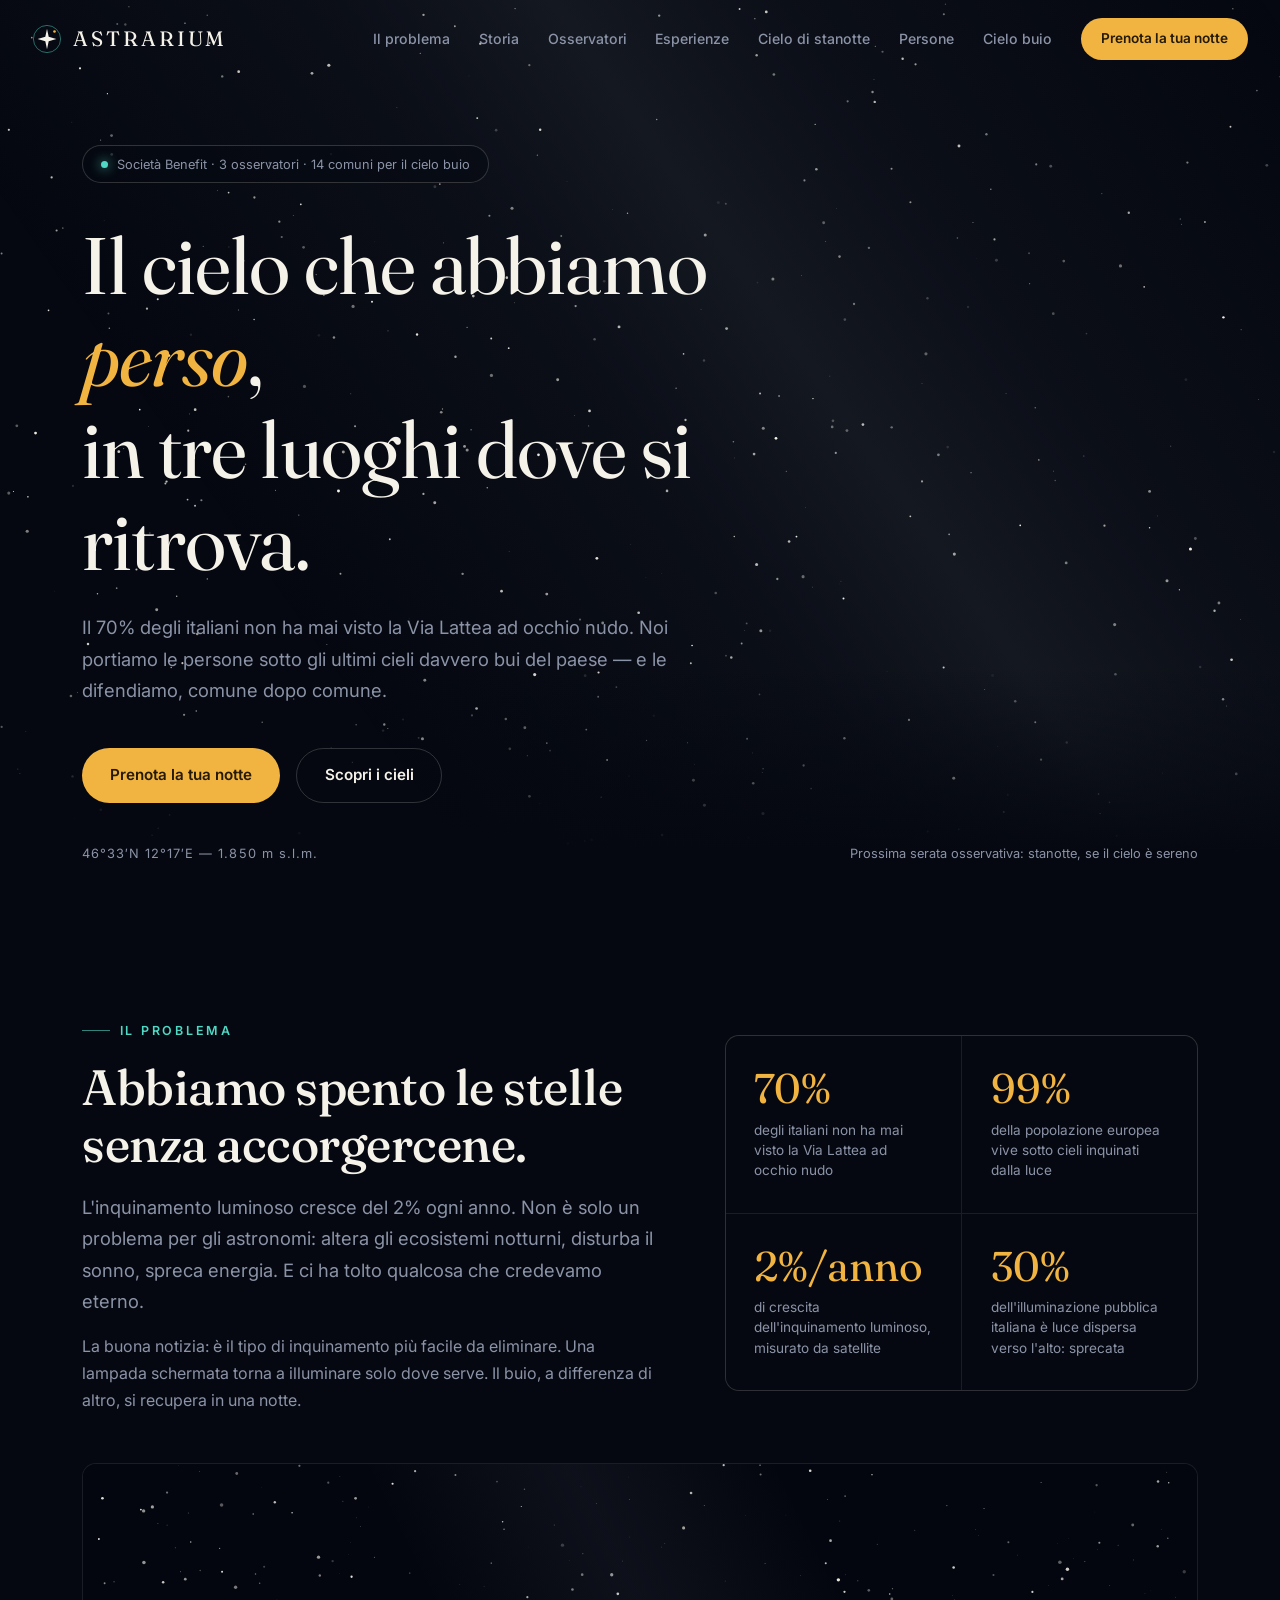
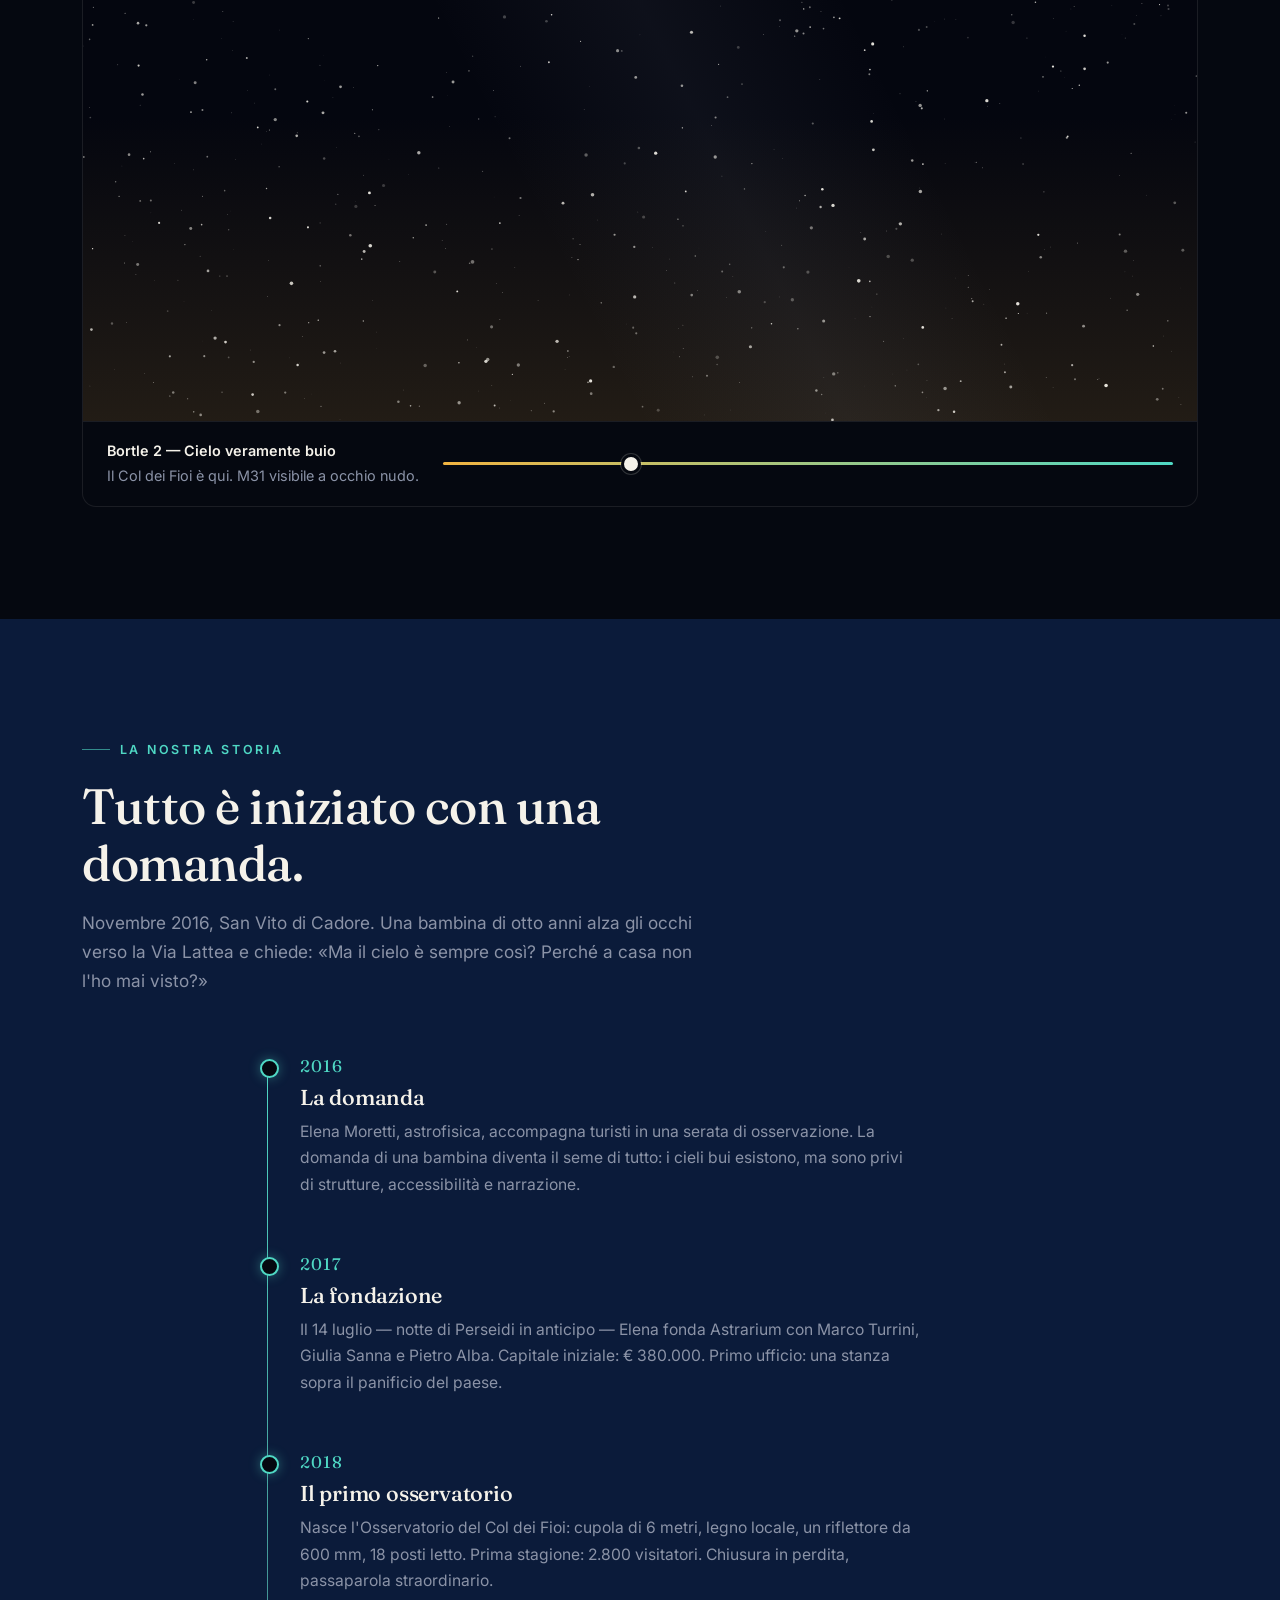
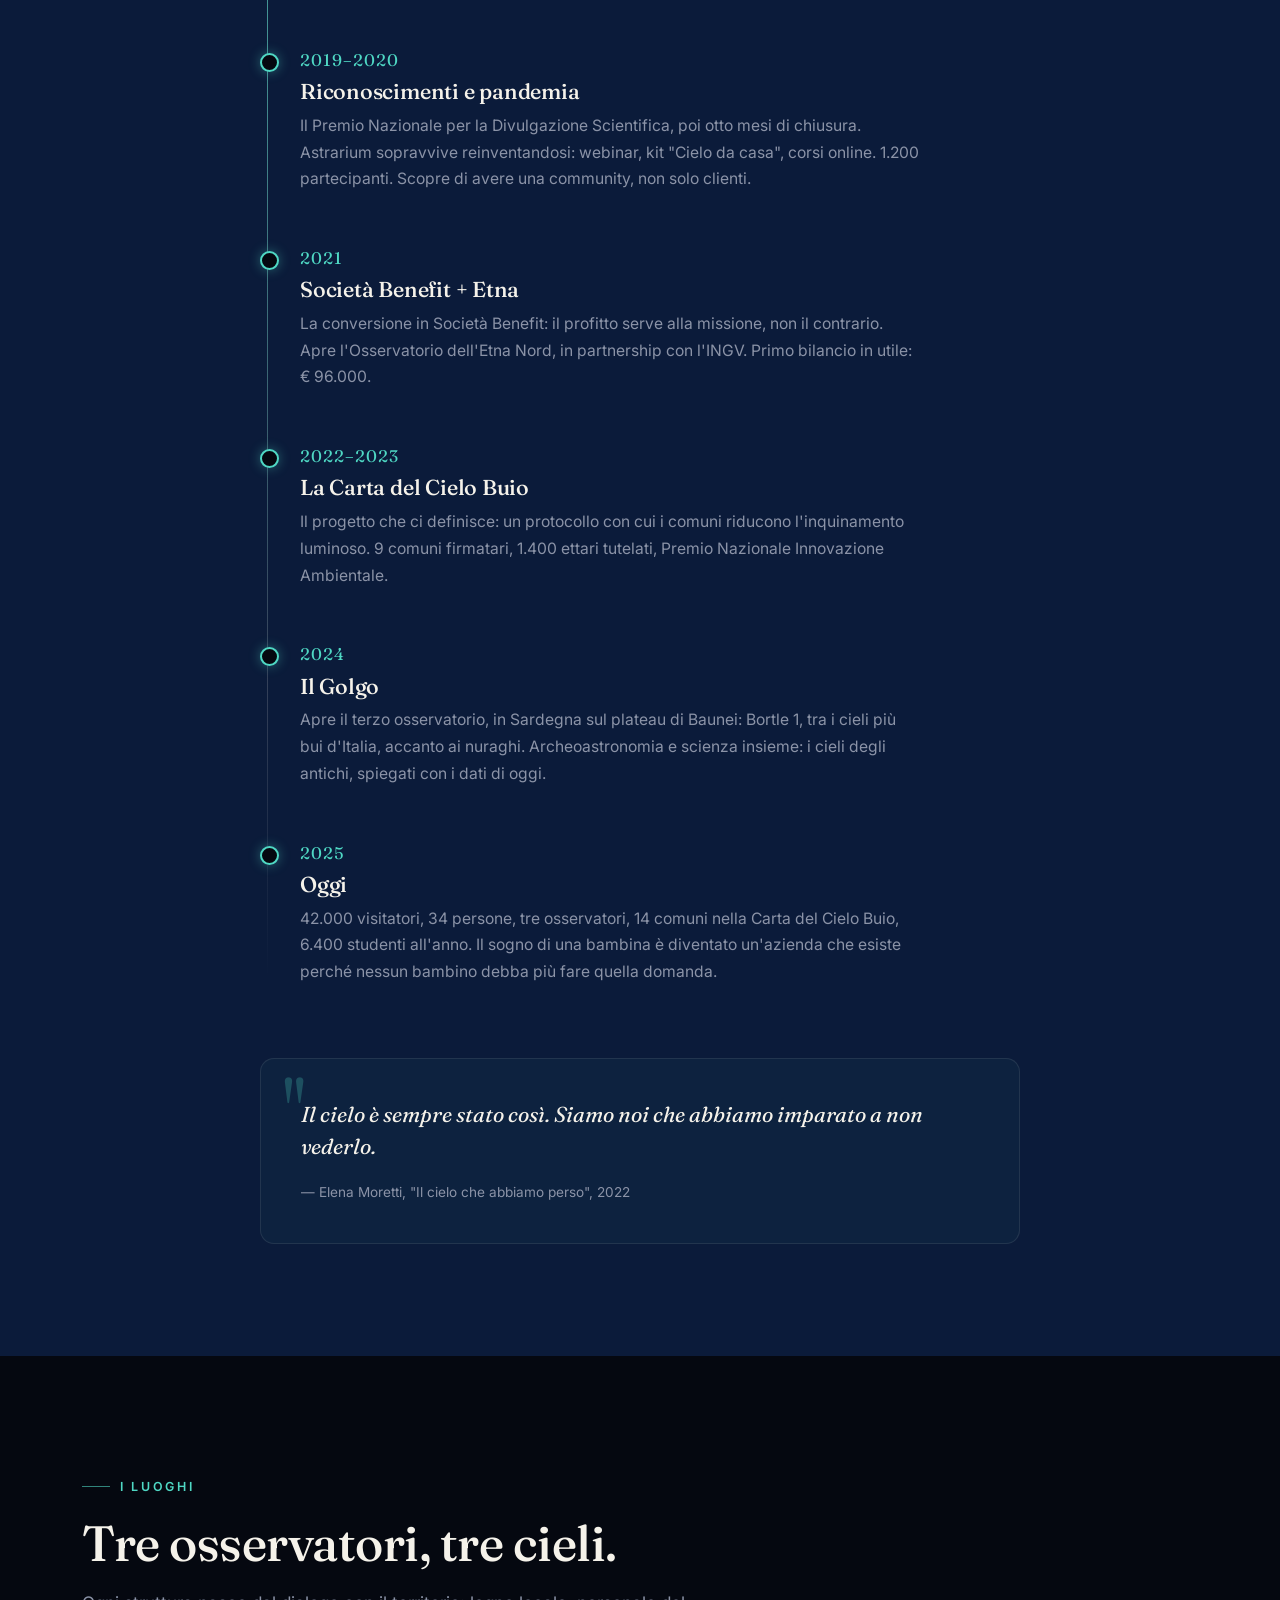
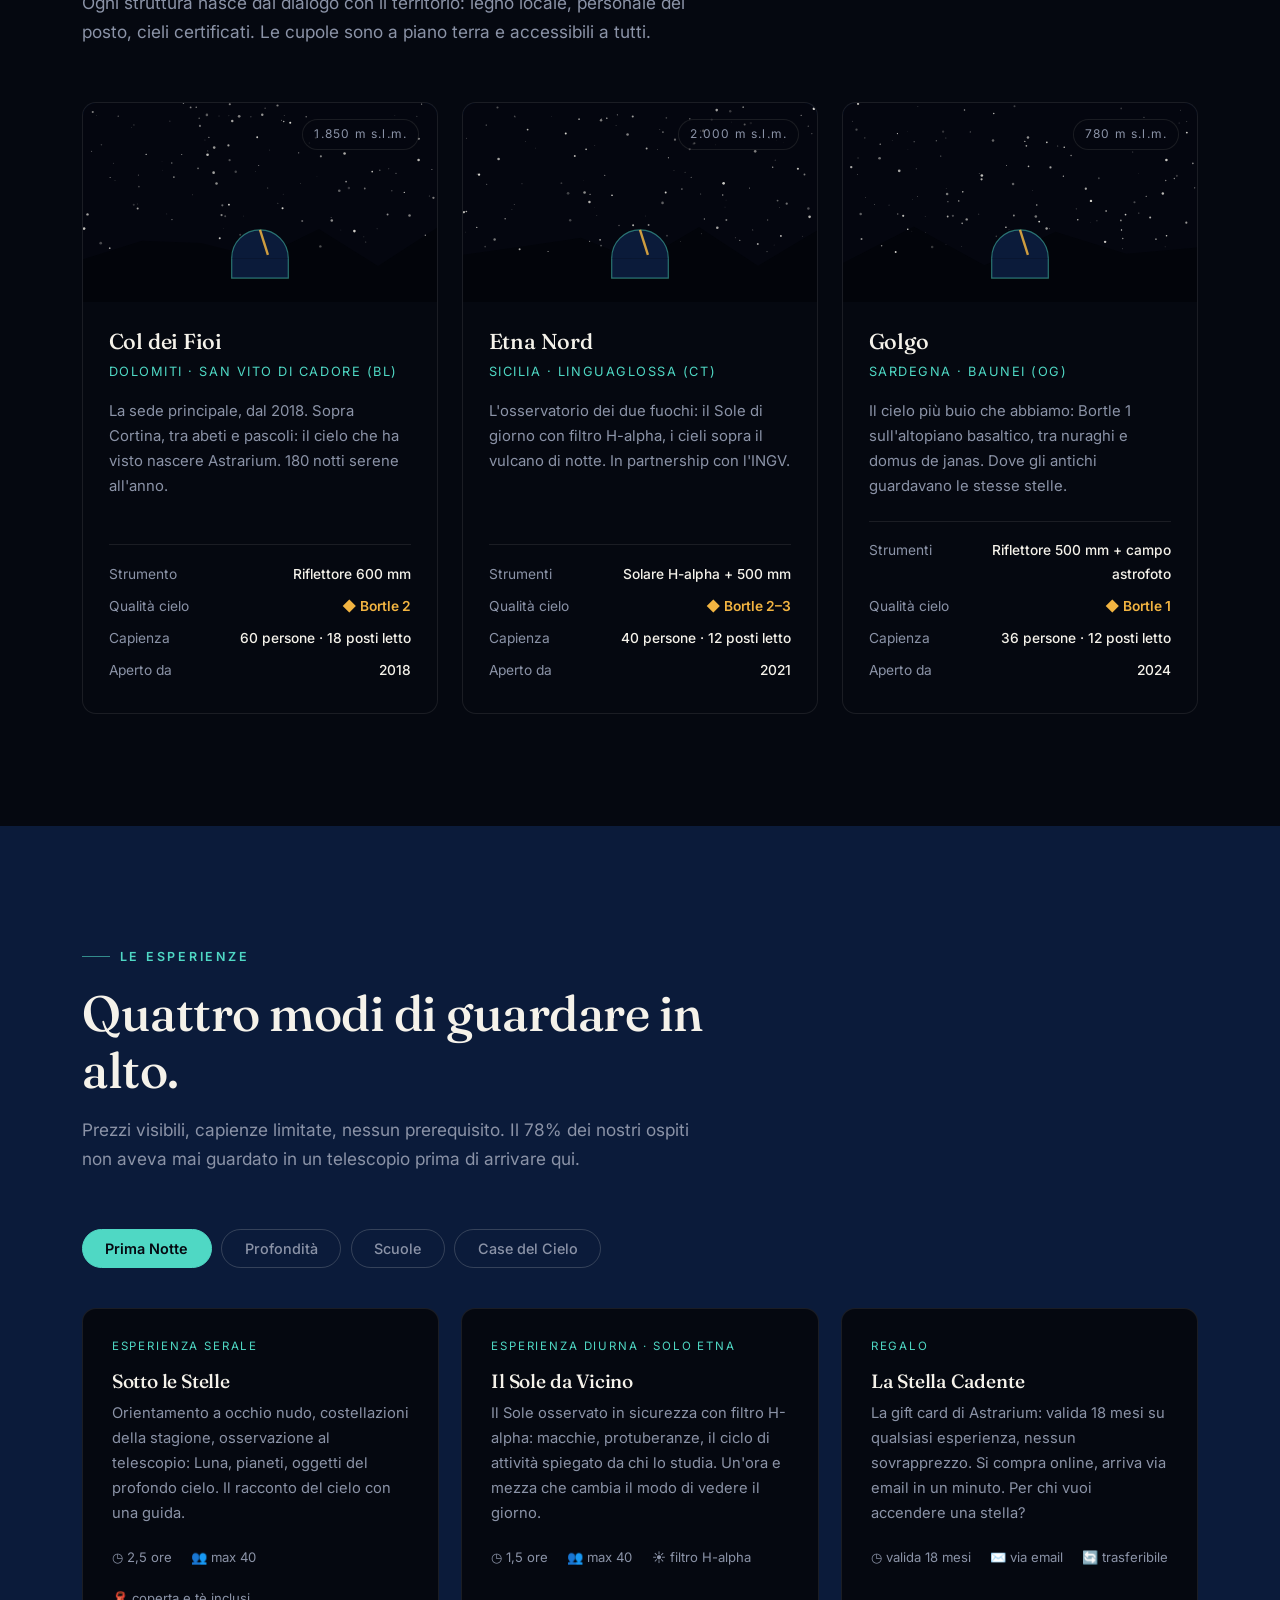
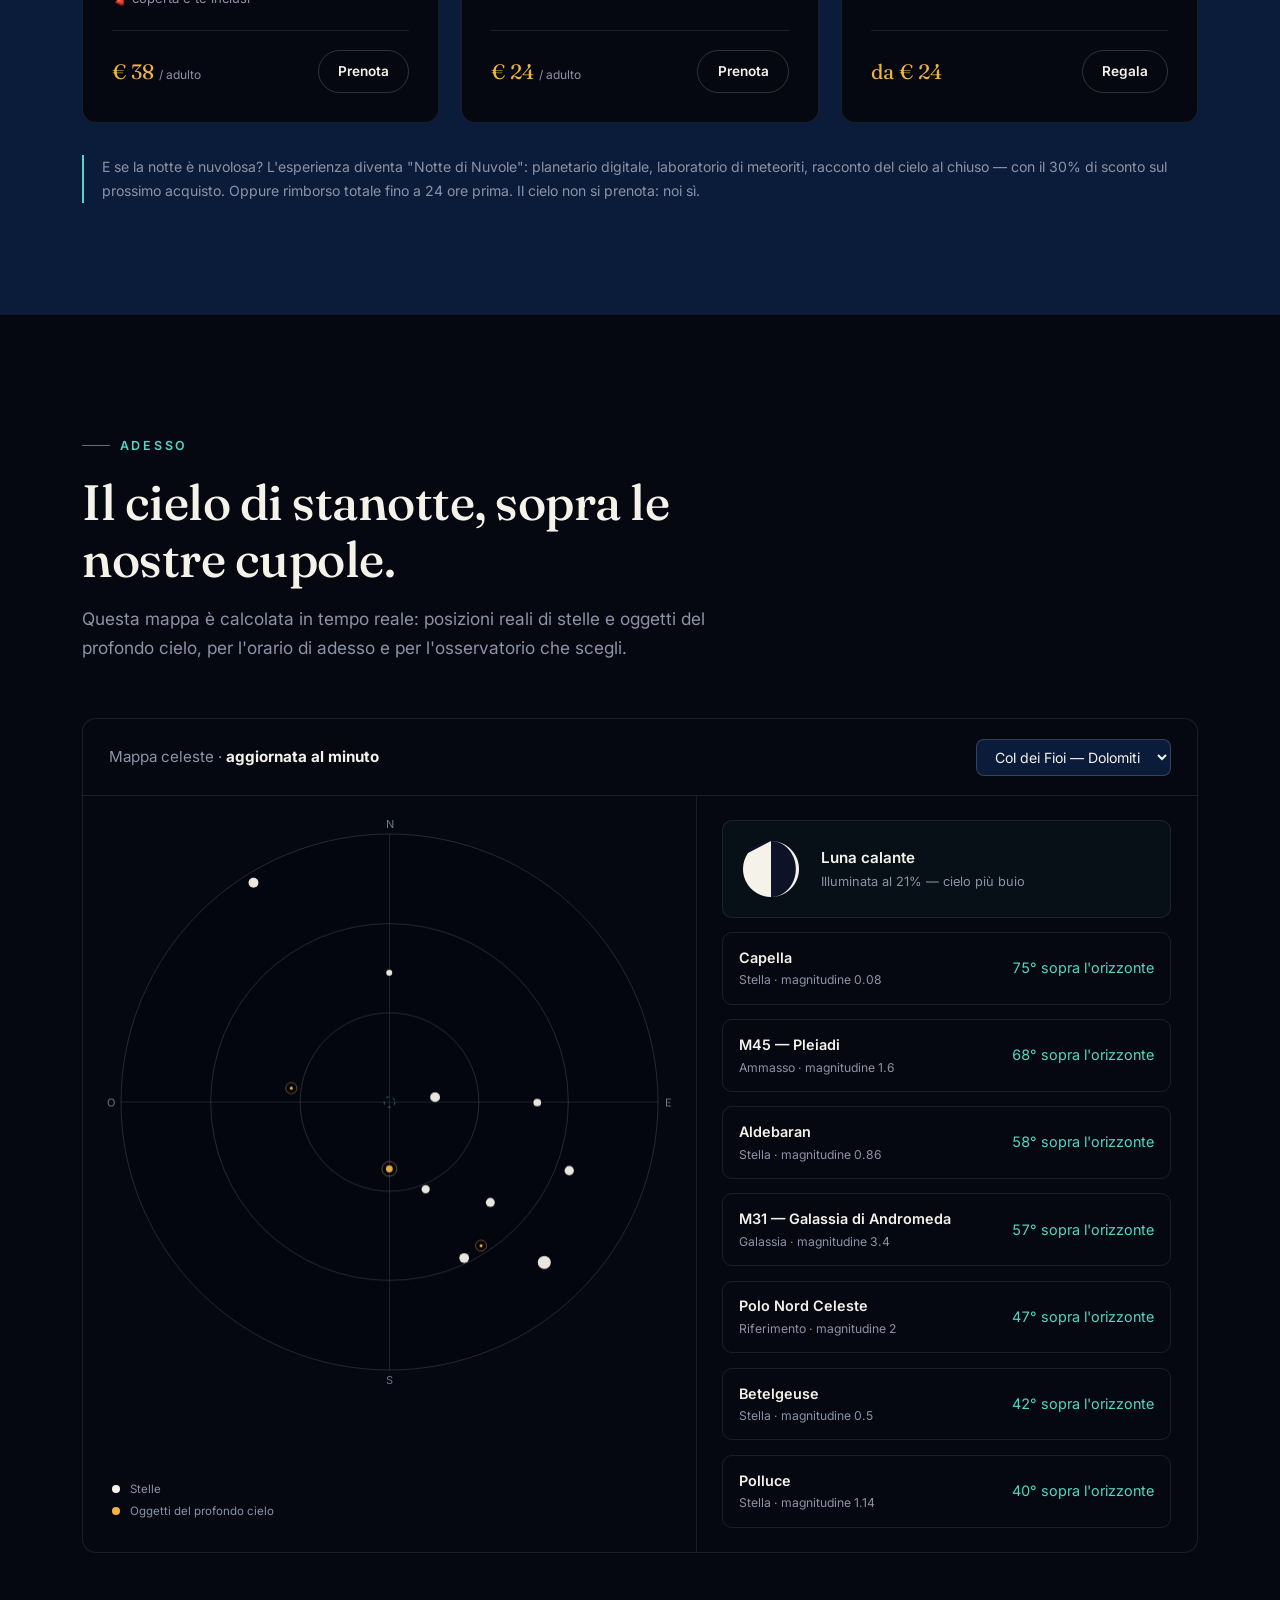
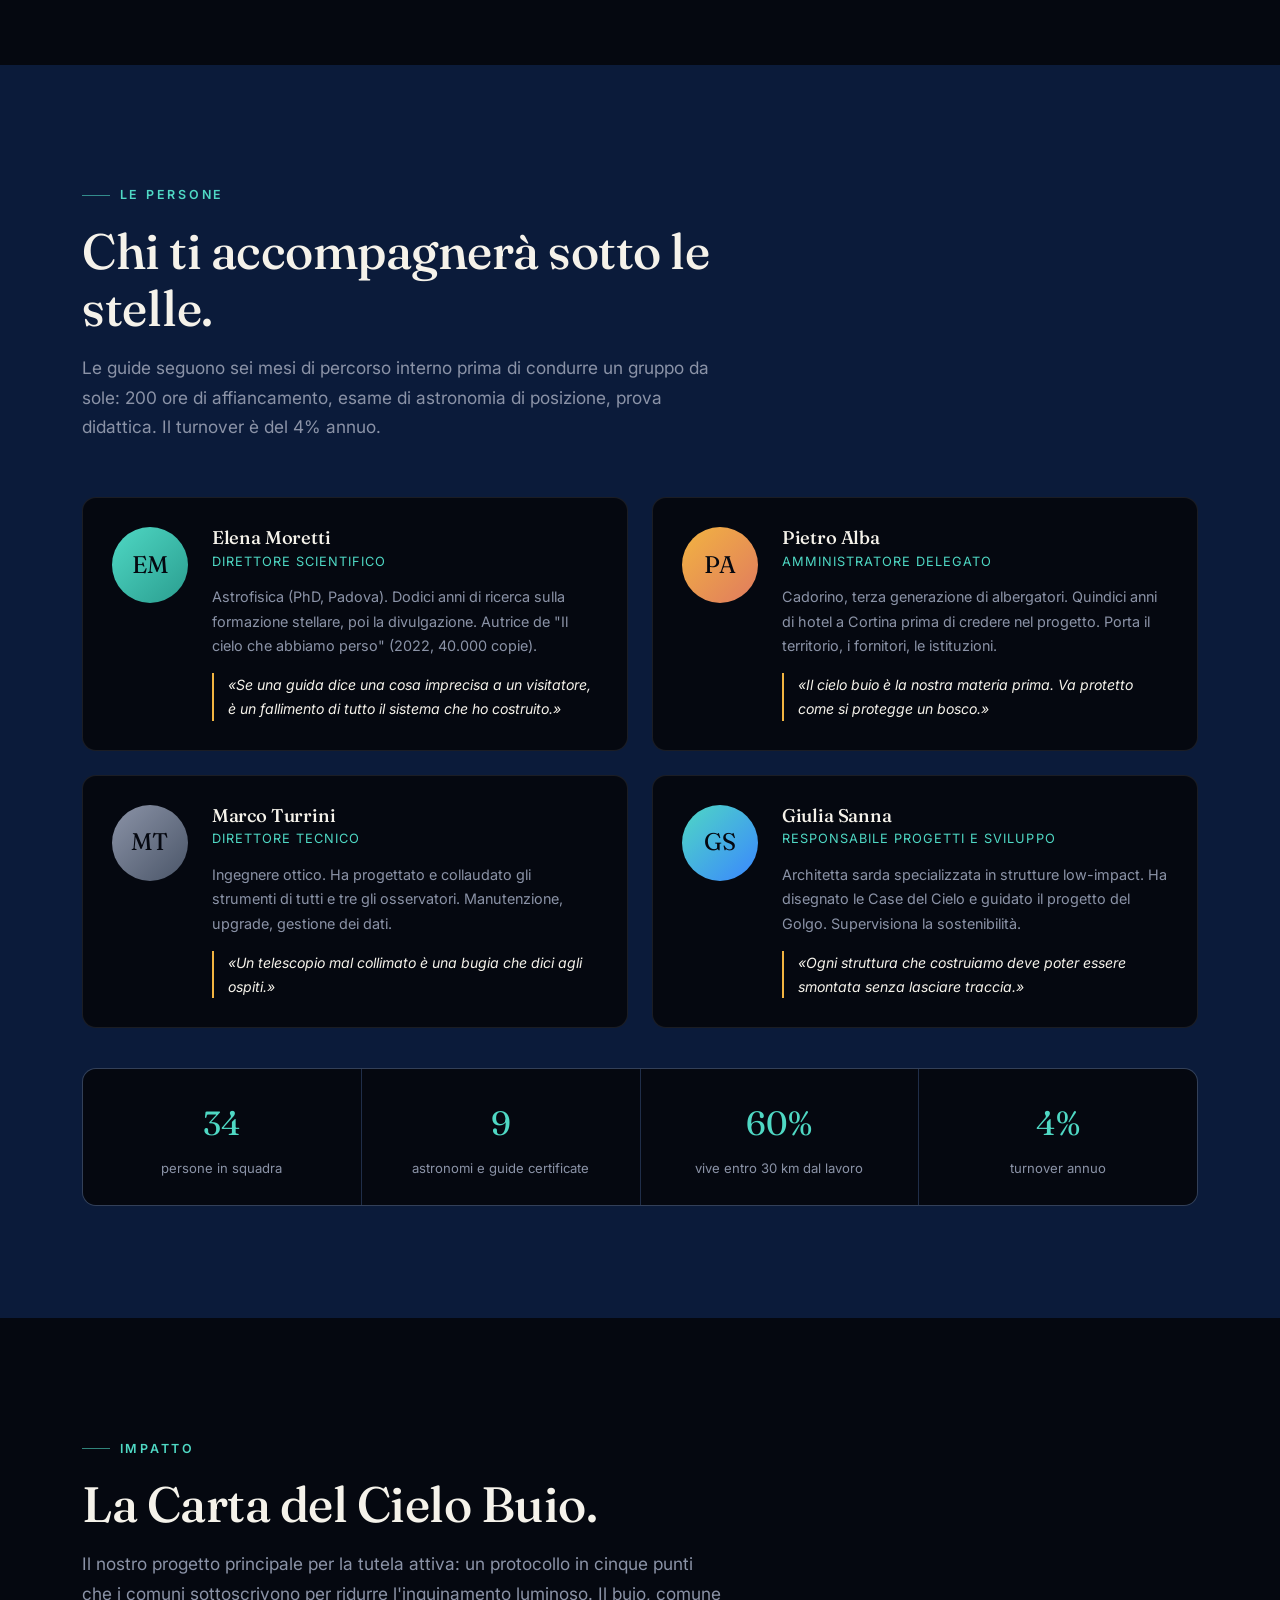
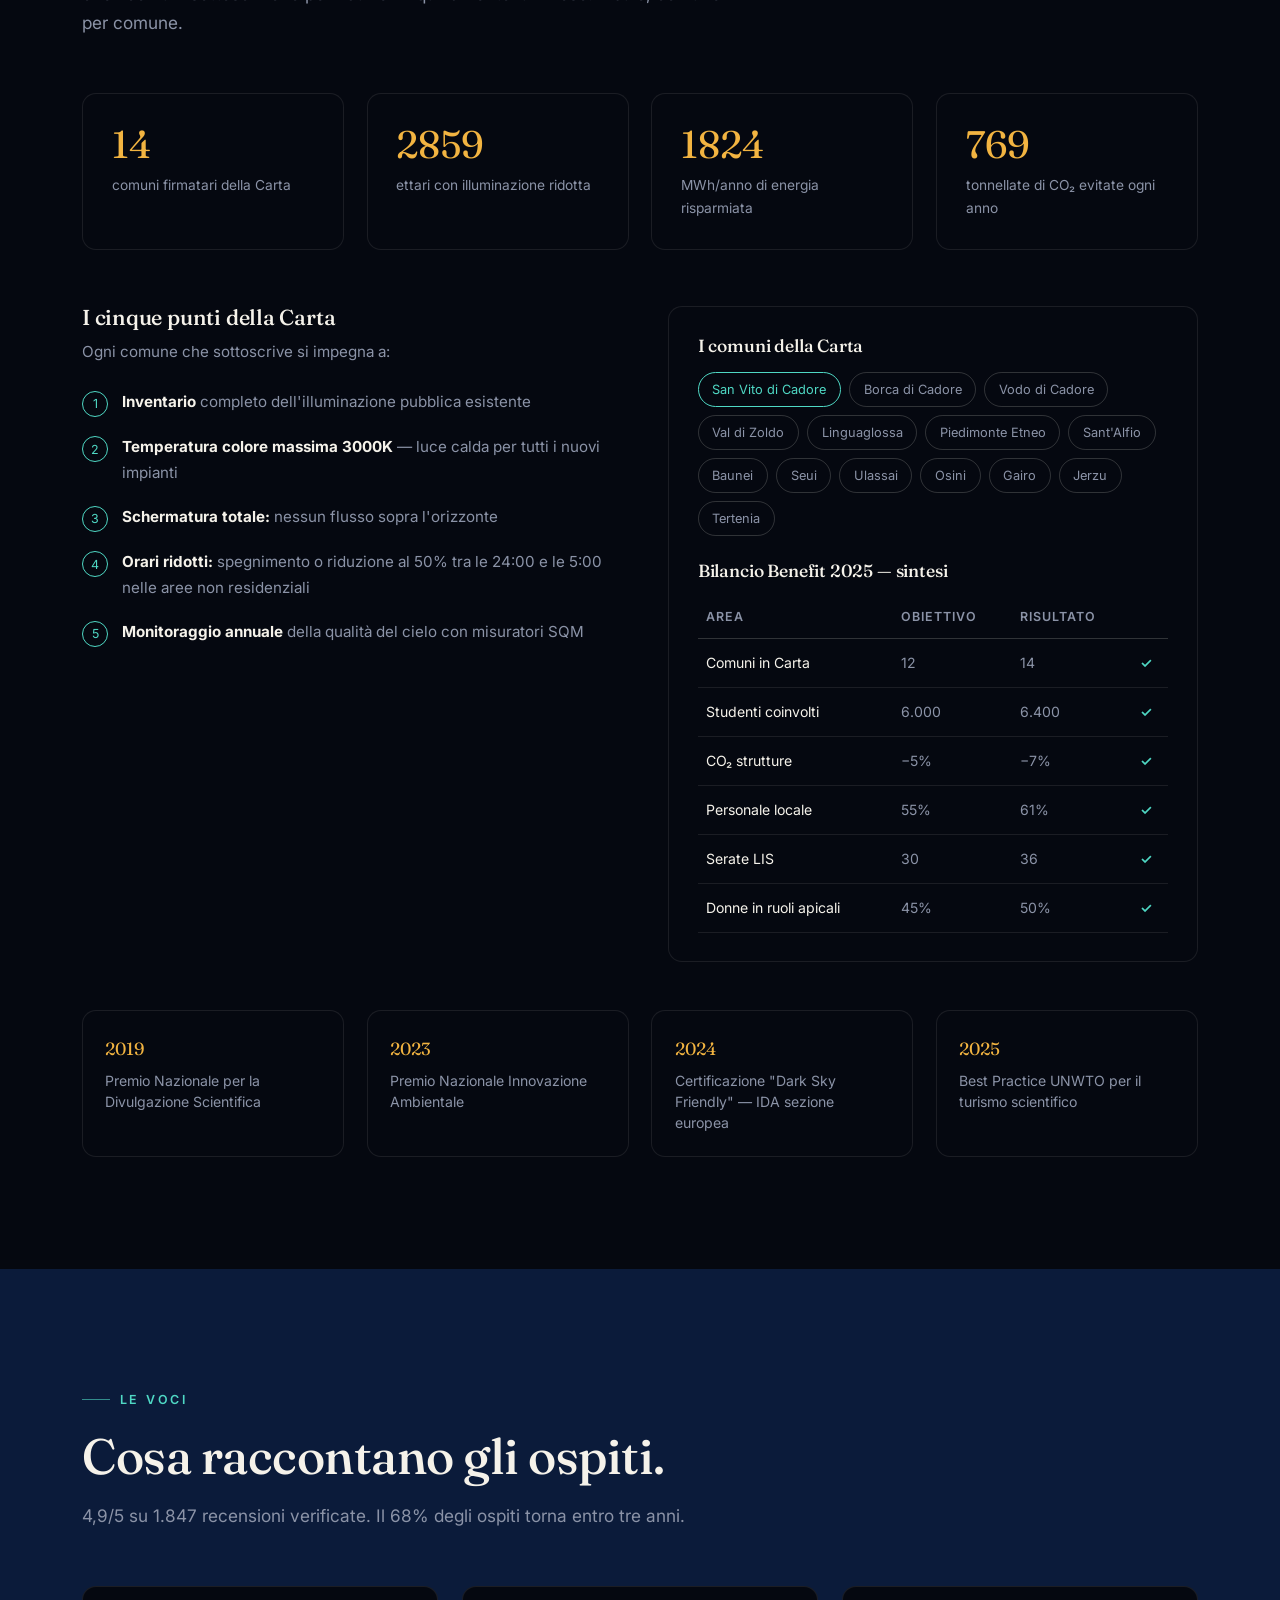
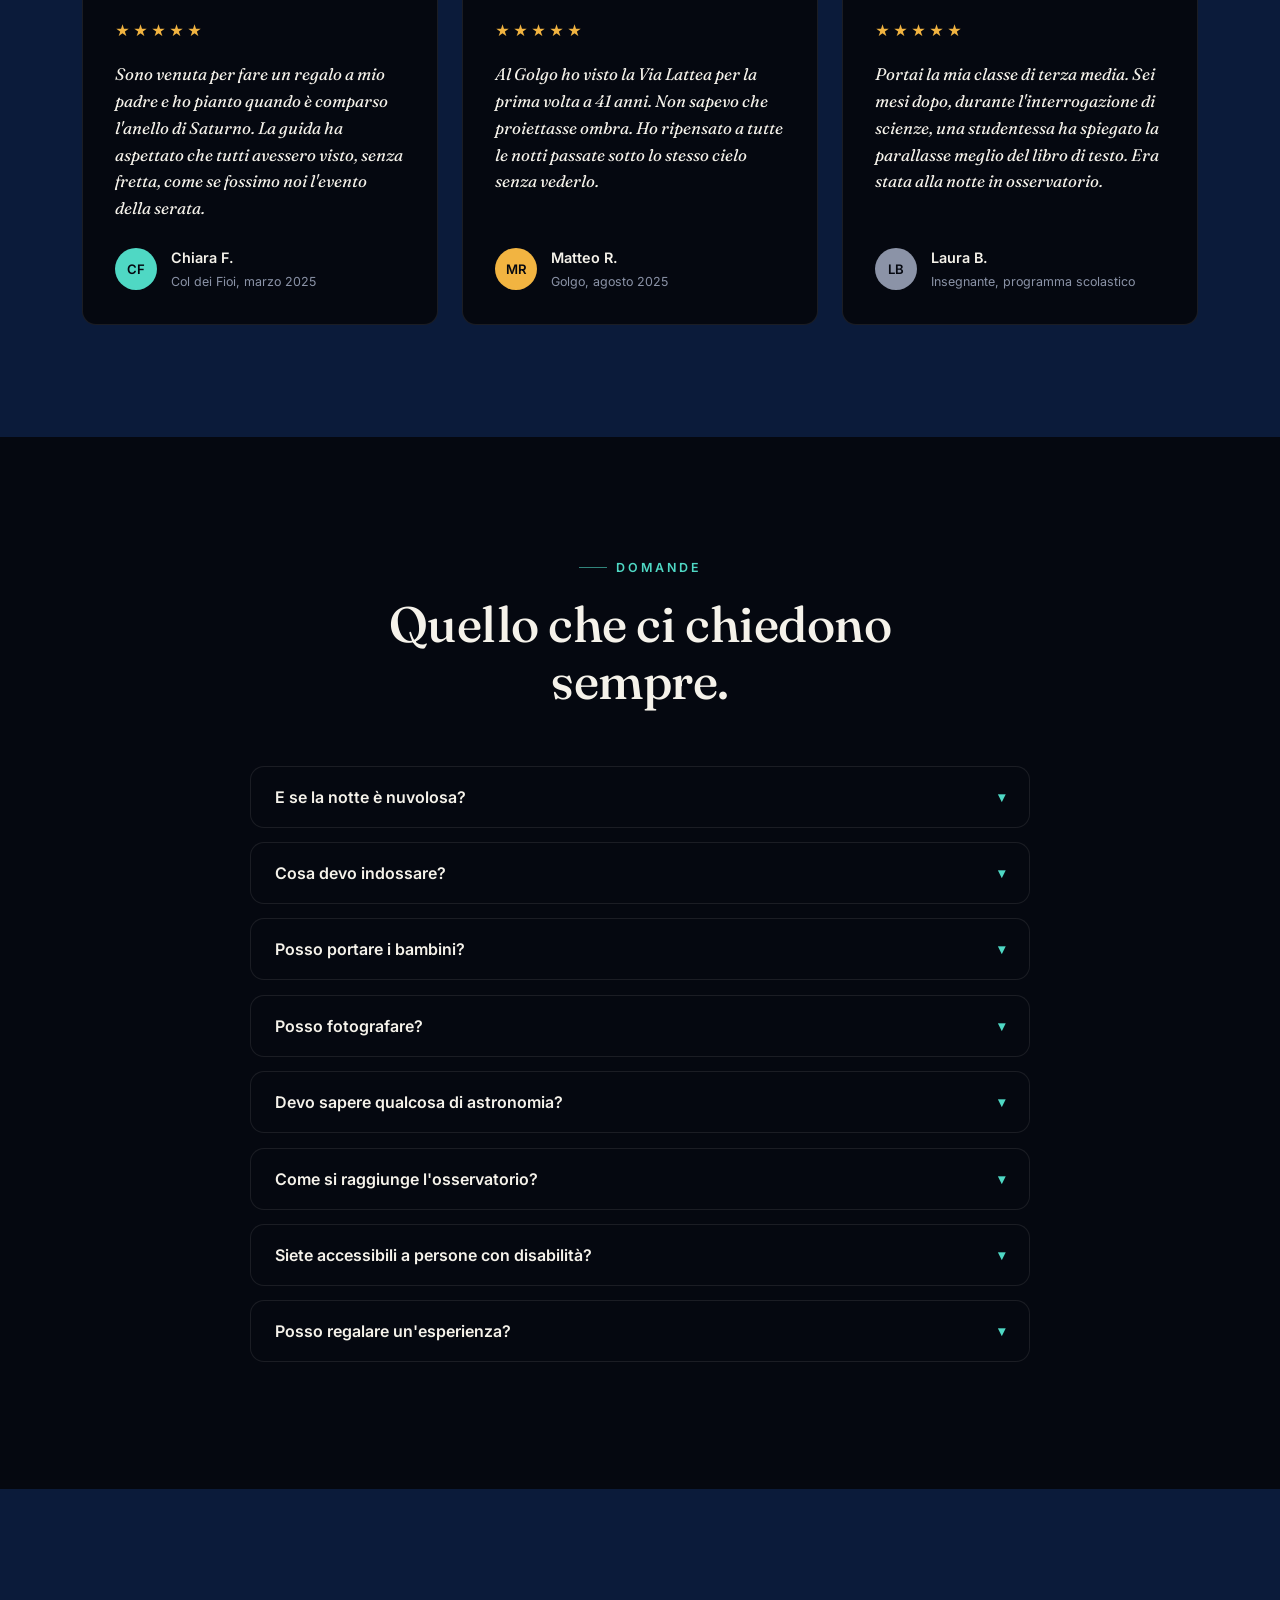
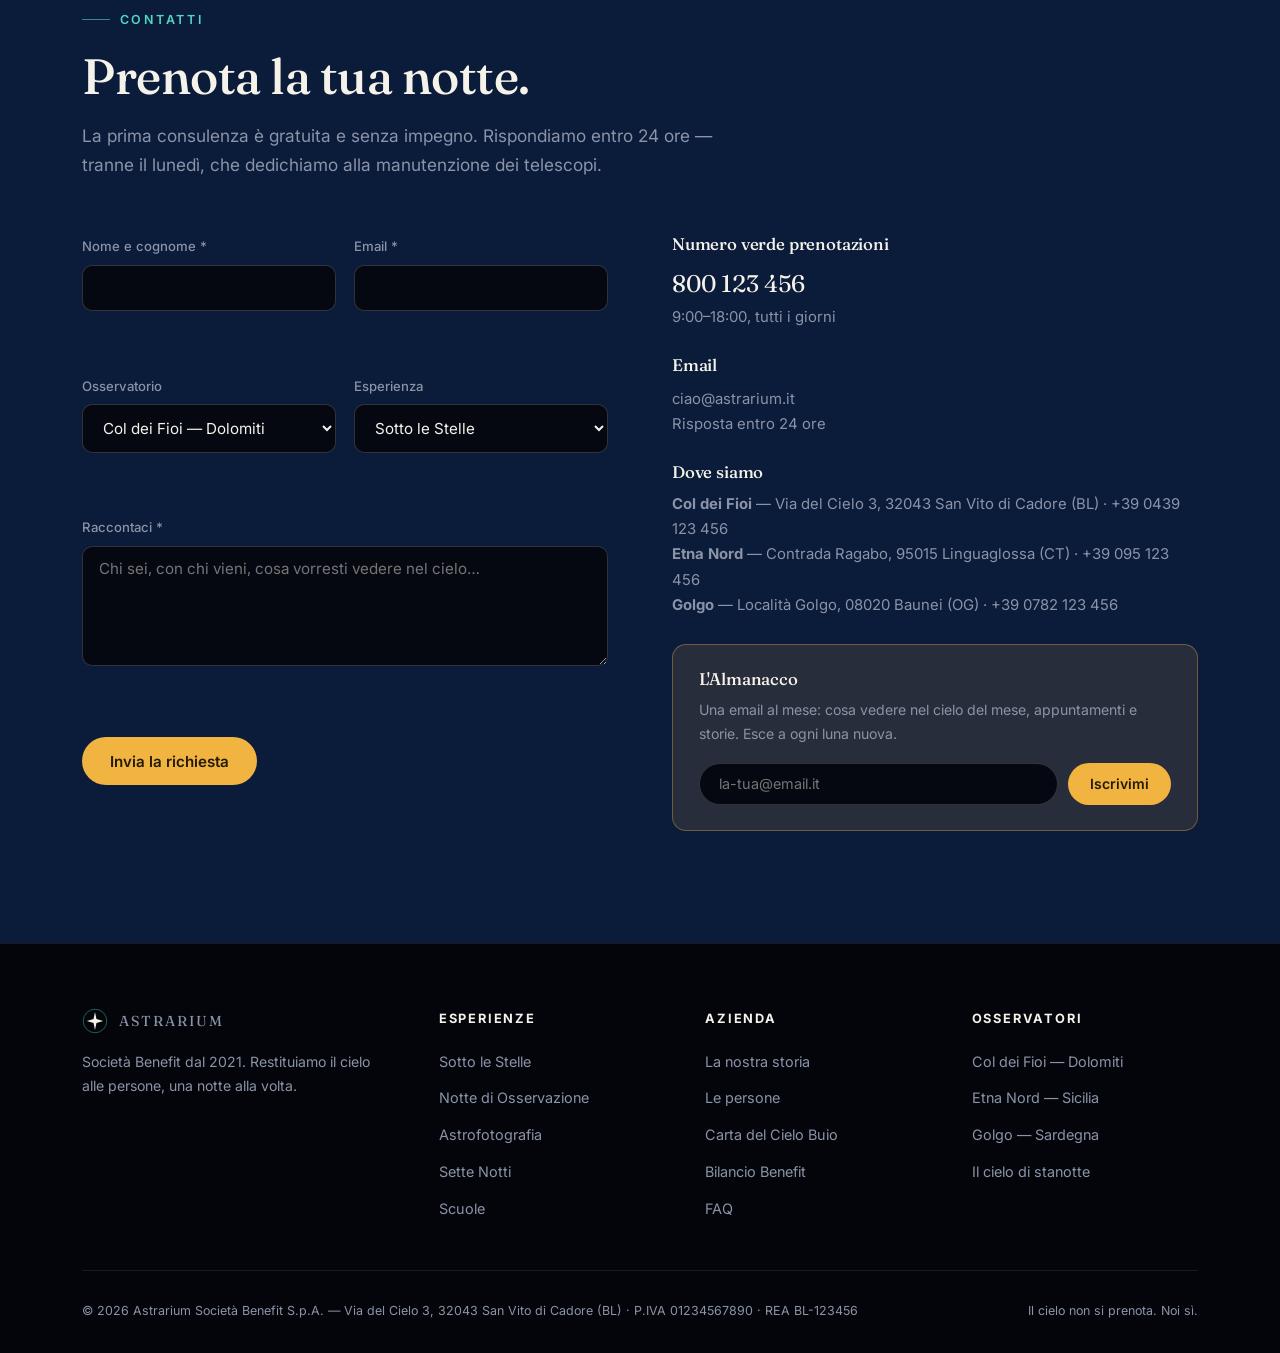
<file: astrarium/index.html>
<!DOCTYPE html>
<html lang="it">
<head>
<meta charset="UTF-8">
<meta name="viewport" content="width=device-width, initial-scale=1.0">
<title>Astrarium — Osservatori del cielo buio | Dolomiti, Etna, Sardegna</title>
<meta name="description" content="Esperienze di osservazione del cielo in tre osservatori certificati sotto i cieli più bui d'Italia. Notti, astrofotografia, scuole. Società Benefit dal 2021.">
<meta property="og:title" content="Astrarium — Il cielo che abbiamo perso">
<meta property="og:description" content="Tre osservatori sotto i cieli più bui d'Italia. Dolomiti, Etna, Sardegna.">
<meta property="og:type" content="website">
<link rel="icon" href="data:image/svg+xml,%3Csvg xmlns='http://www.w3.org/2000/svg' viewBox='0 0 32 32'%3E%3Ccircle cx='16' cy='16' r='15' fill='%23050810'/%3E%3Cpath d='M16 4 L18 13 L27 16 L18 19 L16 28 L14 19 L5 16 L14 13 Z' fill='%234FD8C4'/%3E%3C/svg%3E">
<link rel="preconnect" href="https://fonts.googleapis.com">
<link rel="preconnect" href="https://fonts.gstatic.com" crossorigin>
<link href="https://fonts.googleapis.com/css2?family=Fraunces:ital,opsz,wght@0,9..144,300;0,9..144,400;0,9..144,500;1,9..144,400;1,9..144,500&family=Inter:wght@400;500;600&display=swap" rel="stylesheet">
<link rel="stylesheet" href="css/style.css">
</head>
<body>

<!-- ============ NAVIGAZIONE ============ -->
<nav id="nav">
  <a href="#" class="brand" aria-label="Astrarium — home">
    <svg width="30" height="30" viewBox="0 0 32 32" fill="none" aria-hidden="true">
      <circle cx="16" cy="16" r="14.5" stroke="#4FD8C4" stroke-width="1" opacity="0.5"/>
      <path d="M16 5 L17.8 13.5 L26 16 L17.8 18.5 L16 27 L14.2 18.5 L6 16 L14.2 13.5 Z" fill="#F5F2EA"/>
      <circle cx="24" cy="8" r="1.4" fill="#F2B441"/>
    </svg>
    ASTRARIUM
  </a>
  <ul class="nav-links" id="navLinks">
    <li><a href="#problema">Il problema</a></li>
    <li><a href="#storia">Storia</a></li>
    <li><a href="#osservatori">Osservatori</a></li>
    <li><a href="#esperienze">Esperienze</a></li>
    <li><a href="#cielo">Cielo di stanotte</a></li>
    <li><a href="#persone">Persone</a></li>
    <li><a href="#cielobuio">Cielo buio</a></li>
    <li><a href="#contatti" class="btn btn-lanterna btn-small">Prenota la tua notte</a></li>
  </ul>
  <button class="menu-btn" id="menuBtn" aria-label="Apri menu">☰</button>
</nav>

<!-- ============ HERO ============ -->
<header class="hero">
  <canvas id="heroStars" aria-hidden="true"></canvas>
  <div class="hero-horizon" aria-hidden="true"></div>
  <div class="hero-inner">
    <div class="hero-badge">
      <span class="dot"></span>
      Società Benefit · 3 osservatori · 14 comuni per il cielo buio
    </div>
    <h1>Il cielo che abbiamo <em>perso</em>,<br>in tre luoghi dove si ritrova.</h1>
    <p class="lead">Il 70% degli italiani non ha mai visto la Via Lattea ad occhio nudo. Noi portiamo le persone sotto gli ultimi cieli davvero bui del paese — e le difendiamo, comune dopo comune.</p>
    <div class="hero-actions">
      <a href="#esperienze" class="btn btn-lanterna">Prenota la tua notte</a>
      <a href="#osservatori" class="btn btn-ghost">Scopri i cieli</a>
    </div>
  </div>
  <div class="hero-meta">
    <span class="coords">46°33′N 12°17′E — 1.850 m s.l.m.</span>
    <span>Prossima serata osservativa: stanotte, se il cielo è sereno</span>
  </div>
</header>

<!-- ============ IL PROBLEMA ============ -->
<section class="section" id="problema">
  <div class="container">
    <div class="problem-grid">
      <div class="reveal">
        <span class="eyebrow">Il problema</span>
        <h2>Abbiamo spento le stelle senza accorgercene.</h2>
        <p class="lead" style="margin-top:1.2rem;">L'inquinamento luminoso cresce del 2% ogni anno. Non è solo un problema per gli astronomi: altera gli ecosistemi notturni, disturba il sonno, spreca energia. E ci ha tolto qualcosa che credevamo eterno.</p>
        <p style="color:var(--stella);margin-top:1rem;max-width:620px;">La buona notizia: è il tipo di inquinamento più facile da eliminare. Una lampada schermata torna a illuminare solo dove serve. Il buio, a differenza di altro, si recupera in una notte.</p>
      </div>
      <div class="problem-stats reveal reveal-d1">
        <div class="pstat">
          <div class="num" data-count="70" data-suffix="%">0</div>
          <div class="lbl">degli italiani non ha mai visto la Via Lattea ad occhio nudo</div>
        </div>
        <div class="pstat">
          <div class="num" data-count="99" data-suffix="%">0</div>
          <div class="lbl">della popolazione europea vive sotto cieli inquinati dalla luce</div>
        </div>
        <div class="pstat">
          <div class="num" data-count="2" data-suffix="%/anno">0</div>
          <div class="lbl">di crescita dell'inquinamento luminoso, misurato da satellite</div>
        </div>
        <div class="pstat">
          <div class="num" data-count="30" data-suffix="%">0</div>
          <div class="lbl">dell'illuminazione pubblica italiana è luce dispersa verso l'alto: sprecata</div>
        </div>
      </div>
    </div>

    <div class="bortle-demo reveal">
      <div class="bortle-canvas-wrap">
        <canvas id="bortleCanvas"></canvas>
      </div>
      <div class="bortle-info">
        <div class="bortle-label">
          <strong id="bortleLabel">Bortle 2 — Cielo veramente buio</strong><br>
          <span id="bortleDesc">Il Col dei Fioi è qui. M31 visibile a occhio nudo.</span>
        </div>
        <input type="range" min="0" max="4" value="1" step="1" class="bortle-slider" id="bortleSlider" aria-label="Simulazione della qualità del cielo (scala Bortle)">
      </div>
    </div>
  </div>
</section>

<!-- ============ STORIA ============ -->
<section class="section section-alt" id="storia">
  <div class="container">
    <div class="section-head reveal">
      <span class="eyebrow">La nostra storia</span>
      <h2>Tutto è iniziato con una domanda.</h2>
      <p>Novembre 2016, San Vito di Cadore. Una bambina di otto anni alza gli occhi verso la Via Lattea e chiede: «Ma il cielo è sempre così? Perché a casa non l'ho mai visto?»</p>
    </div>

    <div class="timeline">
      <div class="tl-item reveal">
        <div class="tl-year">2016</div>
        <h3>La domanda</h3>
        <p>Elena Moretti, astrofisica, accompagna turisti in una serata di osservazione. La domanda di una bambina diventa il seme di tutto: i cieli bui esistono, ma sono privi di strutture, accessibilità e narrazione.</p>
      </div>
      <div class="tl-item reveal">
        <div class="tl-year">2017</div>
        <h3>La fondazione</h3>
        <p>Il 14 luglio — notte di Perseidi in anticipo — Elena fonda Astrarium con Marco Turrini, Giulia Sanna e Pietro Alba. Capitale iniziale: € 380.000. Primo ufficio: una stanza sopra il panificio del paese.</p>
      </div>
      <div class="tl-item reveal">
        <div class="tl-year">2018</div>
        <h3>Il primo osservatorio</h3>
        <p>Nasce l'Osservatorio del Col dei Fioi: cupola di 6 metri, legno locale, un riflettore da 600 mm, 18 posti letto. Prima stagione: 2.800 visitatori. Chiusura in perdita, passaparola straordinario.</p>
      </div>
      <div class="tl-item reveal">
        <div class="tl-year">2019–2020</div>
        <h3>Riconoscimenti e pandemia</h3>
        <p>Il Premio Nazionale per la Divulgazione Scientifica, poi otto mesi di chiusura. Astrarium sopravvive reinventandosi: webinar, kit "Cielo da casa", corsi online. 1.200 partecipanti. Scopre di avere una community, non solo clienti.</p>
      </div>
      <div class="tl-item reveal">
        <div class="tl-year">2021</div>
        <h3>Società Benefit + Etna</h3>
        <p>La conversione in Società Benefit: il profitto serve alla missione, non il contrario. Apre l'Osservatorio dell'Etna Nord, in partnership con l'INGV. Primo bilancio in utile: € 96.000.</p>
      </div>
      <div class="tl-item reveal">
        <div class="tl-year">2022–2023</div>
        <h3>La Carta del Cielo Buio</h3>
        <p>Il progetto che ci definisce: un protocollo con cui i comuni riducono l'inquinamento luminoso. 9 comuni firmatari, 1.400 ettari tutelati, Premio Nazionale Innovazione Ambientale.</p>
      </div>
      <div class="tl-item reveal">
        <div class="tl-year">2024</div>
        <h3>Il Golgo</h3>
        <p>Apre il terzo osservatorio, in Sardegna sul plateau di Baunei: Bortle 1, tra i cieli più bui d'Italia, accanto ai nuraghi. Archeoastronomia e scienza insieme: i cieli degli antichi, spiegati con i dati di oggi.</p>
      </div>
      <div class="tl-item reveal">
        <div class="tl-year">2025</div>
        <h3>Oggi</h3>
        <p>42.000 visitatori, 34 persone, tre osservatori, 14 comuni nella Carta del Cielo Buio, 6.400 studenti all'anno. Il sogno di una bambina è diventato un'azienda che esiste perché nessun bambino debba più fare quella domanda.</p>
      </div>
    </div>

    <blockquote class="storia-quote reveal">
      Il cielo è sempre stato così. Siamo noi che abbiamo imparato a non vederlo.
      <cite>— Elena Moretti, "Il cielo che abbiamo perso", 2022</cite>
    </blockquote>
  </div>
</section>

<!-- ============ OSSERVATORI ============ -->
<section class="section" id="osservatori">
  <div class="container">
    <div class="section-head reveal">
      <span class="eyebrow">I luoghi</span>
      <h2>Tre osservatori, tre cieli.</h2>
      <p>Ogni struttura nasce dal dialogo con il territorio: legno locale, personale del posto, cieli certificati. Le cupole sono a piano terra e accessibili a tutti.</p>
    </div>

    <div class="obs-grid">
      <article class="obs-card reveal">
        <div class="obs-visual">
          <canvas data-seed="7"></canvas>
          <span class="obs-alt">1.850 m s.l.m.</span>
        </div>
        <div class="obs-body">
          <h3>Col dei Fioi</h3>
          <div class="obs-region">Dolomiti · San Vito di Cadore (BL)</div>
          <p>La sede principale, dal 2018. Sopra Cortina, tra abeti e pascoli: il cielo che ha visto nascere Astrarium. 180 notti serene all'anno.</p>
          <dl class="obs-specs">
            <div><dt>Strumento</dt><dd>Riflettore 600 mm</dd></div>
            <div><dt>Qualità cielo</dt><dd><span class="bortle-badge">◆ Bortle 2</span></dd></div>
            <div><dt>Capienza</dt><dd>60 persone · 18 posti letto</dd></div>
            <div><dt>Aperto da</dt><dd>2018</dd></div>
          </dl>
        </div>
      </article>

      <article class="obs-card reveal reveal-d1">
        <div class="obs-visual">
          <canvas data-seed="13"></canvas>
          <span class="obs-alt">2.000 m s.l.m.</span>
        </div>
        <div class="obs-body">
          <h3>Etna Nord</h3>
          <div class="obs-region">Sicilia · Linguaglossa (CT)</div>
          <p>L'osservatorio dei due fuochi: il Sole di giorno con filtro H-alpha, i cieli sopra il vulcano di notte. In partnership con l'INGV.</p>
          <dl class="obs-specs">
            <div><dt>Strumenti</dt><dd>Solare H-alpha + 500 mm</dd></div>
            <div><dt>Qualità cielo</dt><dd><span class="bortle-badge">◆ Bortle 2–3</span></dd></div>
            <div><dt>Capienza</dt><dd>40 persone · 12 posti letto</dd></div>
            <div><dt>Aperto da</dt><dd>2021</dd></div>
          </dl>
        </div>
      </article>

      <article class="obs-card reveal reveal-d2">
        <div class="obs-visual">
          <canvas data-seed="21"></canvas>
          <span class="obs-alt">780 m s.l.m.</span>
        </div>
        <div class="obs-body">
          <h3>Golgo</h3>
          <div class="obs-region">Sardegna · Baunei (OG)</div>
          <p>Il cielo più buio che abbiamo: Bortle 1 sull'altopiano basaltico, tra nuraghi e domus de janas. Dove gli antichi guardavano le stesse stelle.</p>
          <dl class="obs-specs">
            <div><dt>Strumenti</dt><dd>Riflettore 500 mm + campo astrofoto</dd></div>
            <div><dt>Qualità cielo</dt><dd><span class="bortle-badge">◆ Bortle 1</span></dd></div>
            <div><dt>Capienza</dt><dd>36 persone · 12 posti letto</dd></div>
            <div><dt>Aperto da</dt><dd>2024</dd></div>
          </dl>
        </div>
      </article>
    </div>
  </div>
</section>

<!-- ============ ESPERIENZE ============ -->
<section class="section section-alt" id="esperienze">
  <div class="container">
    <div class="section-head reveal">
      <span class="eyebrow">Le esperienze</span>
      <h2>Quattro modi di guardare in alto.</h2>
      <p>Prezzi visibili, capienze limitate, nessun prerequisito. Il 78% dei nostri ospiti non aveva mai guardato in un telescopio prima di arrivare qui.</p>
    </div>

    <div class="exp-tabs reveal" role="tablist">
      <button class="exp-tab active" data-panel="panel-prima" role="tab">Prima Notte</button>
      <button class="exp-tab" data-panel="panel-profondita" role="tab">Profondità</button>
      <button class="exp-tab" data-panel="panel-scuole" role="tab">Scuole</button>
      <button class="exp-tab" data-panel="panel-ospitalita" role="tab">Case del Cielo</button>
    </div>

    <div class="exp-panel active" id="panel-prima">
      <div class="exp-grid">
        <article class="exp-card">
          <div class="exp-tag">Esperienza serale</div>
          <h3>Sotto le Stelle</h3>
          <p>Orientamento a occhio nudo, costellazioni della stagione, osservazione al telescopio: Luna, pianeti, oggetti del profondo cielo. Il racconto del cielo con una guida.</p>
          <div class="exp-meta">
            <span>◷ 2,5 ore</span>
            <span>👥 max 40</span>
            <span>🧣 coperta e tè inclusi</span>
          </div>
          <div class="exp-foot">
            <div class="exp-price">€ 38 <small>/ adulto</small></div>
            <a href="#contatti" class="btn btn-ghost btn-small">Prenota</a>
          </div>
        </article>
        <article class="exp-card">
          <div class="exp-tag">Esperienza diurna · solo Etna</div>
          <h3>Il Sole da Vicino</h3>
          <p>Il Sole osservato in sicurezza con filtro H-alpha: macchie, protuberanze, il ciclo di attività spiegato da chi lo studia. Un'ora e mezza che cambia il modo di vedere il giorno.</p>
          <div class="exp-meta">
            <span>◷ 1,5 ore</span>
            <span>👥 max 40</span>
            <span>☀️ filtro H-alpha</span>
          </div>
          <div class="exp-foot">
            <div class="exp-price">€ 24 <small>/ adulto</small></div>
            <a href="#contatti" class="btn btn-ghost btn-small">Prenota</a>
          </div>
        </article>
        <article class="exp-card">
          <div class="exp-tag">Regalo</div>
          <h3>La Stella Cadente</h3>
          <p>La gift card di Astrarium: valida 18 mesi su qualsiasi esperienza, nessun sovrapprezzo. Si compra online, arriva via email in un minuto. Per chi vuoi accendere una stella?</p>
          <div class="exp-meta">
            <span>◷ valida 18 mesi</span>
            <span>✉️ via email</span>
            <span>🔄 trasferibile</span>
          </div>
          <div class="exp-foot">
            <div class="exp-price">da € 24</div>
            <a href="#contatti" class="btn btn-ghost btn-small">Regala</a>
          </div>
        </article>
      </div>
    </div>

    <div class="exp-panel" id="panel-profondita">
      <div class="exp-grid">
        <article class="exp-card">
          <div class="exp-tag">Notte profonda</div>
          <h3>Notte di Osservazione</h3>
          <p>Dalle 22:00 alle 3:00: sessione al telescopio principale, oggetti selezionati dalla guida in base alla notte reale, uso del cercatore di comete. Pausa con vin brulé e dolci locali.</p>
          <div class="exp-meta">
            <span>◷ 5 ore</span>
            <span>👥 max 16</span>
            <span>🔭 telescopio principale</span>
          </div>
          <div class="exp-foot">
            <div class="exp-price">€ 85</div>
            <a href="#contatti" class="btn btn-ghost btn-small">Prenota</a>
          </div>
        </article>
        <article class="exp-card">
          <div class="exp-tag">Weekend · 2 giorni</div>
          <h3>Workshop di Astrofotografia</h3>
          <p>Teoria e setup il primo giorno, riprese guidate la prima notte, elaborazione il secondo giorno, seconda notte in autonomia con assistenza. Include 2 notti in Casa del Cielo.</p>
          <div class="exp-meta">
            <span>◷ 2 giorni</span>
            <span>👥 max 12</span>
            <span>🛏️ 2 notti incluse</span>
          </div>
          <div class="exp-foot">
            <div class="exp-price">€ 290</div>
            <a href="#contatti" class="btn btn-ghost btn-small">Prenota</a>
          </div>
        </article>
        <article class="exp-card">
          <div class="exp-tag">Ritiro · 7 giorni</div>
          <h3>Sette Notti</h3>
          <p>Il ritiro più richiesto: una settimana immersa nel cielo. Lezioni mattutine, osservazioni ogni notte serena, incontro con un ricercatore INAF, escursione notturna, elaborazione finale. Lista d'attesa media: 4 mesi.</p>
          <div class="exp-meta">
            <span>◷ 7 giorni</span>
            <span>👥 max 10</span>
            <span>🍽️ tutto compreso</span>
          </div>
          <div class="exp-foot">
            <div class="exp-price">€ 1.450</div>
            <a href="#contatti" class="btn btn-ghost btn-small">Candidati</a>
          </div>
        </article>
      </div>
    </div>

    <div class="exp-panel" id="panel-scuole">
      <div class="exp-grid">
        <article class="exp-card">
          <div class="exp-tag">Programma annuale</div>
          <h3>Un Cielo per Crescere</h3>
          <p>Percorso per primarie e secondarie: due incontri in classe più una notte in osservatorio. 118 classi adese nel 2025/26. Ogni percorso si chiude con il "diario di bordo celeste" della classe.</p>
          <div class="exp-meta">
            <span>◷ anno scolastico</span>
            <span>👥 118 classi</span>
            <span>📓 diario celeste</span>
          </div>
          <div class="exp-foot">
            <div class="exp-price">€ 45 <small>/ studente</small></div>
            <a href="#contatti" class="btn btn-ghost btn-small">Adesioni</a>
          </div>
        </article>
        <article class="exp-card">
          <div class="exp-tag">Gratuito · 24 borse</div>
          <h3>Residenza Scientifica</h3>
          <p>Sei giorni a luglio per studenti eccellenti degli ultimi due anni di superiori: un piccolo progetto di ricerca reale, con dati raccolti in loco. Le relazioni finali vengono pubblicate. Finanziata da sponsor e 5×1000.</p>
          <div class="exp-meta">
            <span>◷ 6 giorni · luglio</span>
            <span>👥 24 borse</span>
            <span>🔬 progetto reale</span>
          </div>
          <div class="exp-foot">
            <div class="exp-price">Gratuito</div>
            <a href="#contatti" class="btn btn-ghost btn-small">Candidati</a>
          </div>
        </article>
      </div>
    </div>

    <div class="exp-panel" id="panel-ospitalita">
      <div class="exp-grid">
        <article class="exp-card">
          <div class="exp-tag">Col dei Fioi · 18 posti</div>
          <h3>Casa del Cielo — Dolomiti</h3>
          <p>Legno di filiera corta, terrazza panoramica, biblioteca astronomica con 400 volumi. Sveglia "a cielo aperto": se la notte è serena, ti bussiamo alla porta.</p>
          <div class="exp-meta">
            <span>🛏️ 18 posti</span>
            <span>📚 biblioteca</span>
            <span>🌅 terrazza</span>
          </div>
          <div class="exp-foot">
            <div class="exp-price">da € 95 <small>/ notte</small></div>
            <a href="#contatti" class="btn btn-ghost btn-small">Prenota</a>
          </div>
        </article>
        <article class="exp-card">
          <div class="exp-tag">Etna Nord · 12 posti</div>
          <h3>Casa del Cielo — Etna</h3>
          <p>Sala comune con camino, colazione con granita e brioche siciliane, il profumo dei pini della Nebrodi. Riscaldamento a biomassa, luce interna a spettro caldo.</p>
          <div class="exp-meta">
            <span>🛏️ 12 posti</span>
            <span>🔥 camino</span>
            <span>🍋 colazione siciliana</span>
          </div>
          <div class="exp-foot">
            <div class="exp-price">da € 85 <small>/ notte</small></div>
            <a href="#contatti" class="btn btn-ghost btn-small">Prenota</a>
          </div>
        </article>
        <article class="exp-card">
          <div class="exp-tag">Golgo · 12 posti</div>
          <h3>Casa del Cielo — Golgo</h3>
          <p>Cortile interno, forno a legna, fitodepurazione. Il silenzio del Supramonte: nessuna luce artificiale entro 8 km. Il buio più profondo in cui abbia mai dormito.</p>
          <div class="exp-meta">
            <span>🛏️ 12 posti</span>
            <span>🍕 forno a legna</span>
            <span>🌑 buio totale</span>
          </div>
          <div class="exp-foot">
            <div class="exp-price">da € 85 <small>/ notte</small></div>
            <a href="#contatti" class="btn btn-ghost btn-small">Prenota</a>
          </div>
        </article>
      </div>
    </div>

    <p class="exp-note reveal">E se la notte è nuvolosa? L'esperienza diventa "Notte di Nuvole": planetario digitale, laboratorio di meteoriti, racconto del cielo al chiuso — con il 30% di sconto sul prossimo acquisto. Oppure rimborso totale fino a 24 ore prima. Il cielo non si prenota: noi sì.</p>
  </div>
</section>

<!-- ============ CIELO DI STANOTTE ============ -->
<section class="section" id="cielo">
  <div class="container">
    <div class="section-head reveal">
      <span class="eyebrow">Adesso</span>
      <h2>Il cielo di stanotte, sopra le nostre cupole.</h2>
      <p>Questa mappa è calcolata in tempo reale: posizioni reali di stelle e oggetti del profondo cielo, per l'orario di adesso e per l'osservatorio che scegli.</p>
    </div>

    <div class="sky-widget reveal">
      <div class="sky-head">
        <div class="sky-title">Mappa celeste · <strong id="skySiteName">aggiornata al minuto</strong></div>
        <select class="sky-select" id="obsSelect" aria-label="Scegli l'osservatorio">
          <option value="fioi">Col dei Fioi — Dolomiti</option>
          <option value="etna">Etna Nord — Sicilia</option>
          <option value="golgo">Golgo — Sardegna</option>
        </select>
      </div>
      <div class="sky-body">
        <div class="sky-chart-wrap">
          <canvas id="skyChart"></canvas>
          <div class="sky-legend">
            <div><i style="background:#F5F2EA"></i> Stelle</div>
            <div><i style="background:#F2B441"></i> Oggetti del profondo cielo</div>
          </div>
        </div>
        <div class="sky-list" id="skyList"></div>
      </div>
    </div>
  </div>
</section>

<!-- ============ PERSONE ============ -->
<section class="section section-alt" id="persone">
  <div class="container">
    <div class="section-head reveal">
      <span class="eyebrow">Le persone</span>
      <h2>Chi ti accompagnerà sotto le stelle.</h2>
      <p>Le guide seguono sei mesi di percorso interno prima di condurre un gruppo da sole: 200 ore di affiancamento, esame di astronomia di posizione, prova didattica. Il turnover è del 4% annuo.</p>
    </div>

    <div class="team-grid">
      <article class="person reveal">
        <div class="person-avatar" style="background:linear-gradient(135deg,#4FD8C4,#2a9d8f)">EM</div>
        <div>
          <h3>Elena Moretti</h3>
          <div class="role">Direttore Scientifico</div>
          <p>Astrofisica (PhD, Padova). Dodici anni di ricerca sulla formazione stellare, poi la divulgazione. Autrice de "Il cielo che abbiamo perso" (2022, 40.000 copie).</p>
          <blockquote>«Se una guida dice una cosa imprecisa a un visitatore, è un fallimento di tutto il sistema che ho costruito.»</blockquote>
        </div>
      </article>
      <article class="person reveal reveal-d1">
        <div class="person-avatar" style="background:linear-gradient(135deg,#F2B441,#e07a5f)">PA</div>
        <div>
          <h3>Pietro Alba</h3>
          <div class="role">Amministratore Delegato</div>
          <p>Cadorino, terza generazione di albergatori. Quindici anni di hotel a Cortina prima di credere nel progetto. Porta il territorio, i fornitori, le istituzioni.</p>
          <blockquote>«Il cielo buio è la nostra materia prima. Va protetto come si protegge un bosco.»</blockquote>
        </div>
      </article>
      <article class="person reveal">
        <div class="person-avatar" style="background:linear-gradient(135deg,#8B93A7,#4a5568)">MT</div>
        <div>
          <h3>Marco Turrini</h3>
          <div class="role">Direttore Tecnico</div>
          <p>Ingegnere ottico. Ha progettato e collaudato gli strumenti di tutti e tre gli osservatori. Manutenzione, upgrade, gestione dei dati.</p>
          <blockquote>«Un telescopio mal collimato è una bugia che dici agli ospiti.»</blockquote>
        </div>
      </article>
      <article class="person reveal reveal-d1">
        <div class="person-avatar" style="background:linear-gradient(135deg,#4FD8C4,#3a86ff)">GS</div>
        <div>
          <h3>Giulia Sanna</h3>
          <div class="role">Responsabile Progetti e Sviluppo</div>
          <p>Architetta sarda specializzata in strutture low-impact. Ha disegnato le Case del Cielo e guidato il progetto del Golgo. Supervisiona la sostenibilità.</p>
          <blockquote>«Ogni struttura che costruiamo deve poter essere smontata senza lasciare traccia.»</blockquote>
        </div>
      </article>
    </div>

    <div class="team-stats reveal">
      <div class="tstat"><div class="num" data-count="34">0</div><div class="lbl">persone in squadra</div></div>
      <div class="tstat"><div class="num" data-count="9">0</div><div class="lbl">astronomi e guide certificate</div></div>
      <div class="tstat"><div class="num" data-count="61" data-suffix="%">0</div><div class="lbl">vive entro 30 km dal lavoro</div></div>
      <div class="tstat"><div class="num" data-count="4" data-suffix="%">0</div><div class="lbl">turnover annuo</div></div>
    </div>
  </div>
</section>

<!-- ============ CARTA DEL CIELO BUIO ============ -->
<section class="section" id="cielobuio">
  <div class="container">
    <div class="section-head reveal">
      <span class="eyebrow">Impatto</span>
      <h2>La Carta del Cielo Buio.</h2>
      <p>Il nostro progetto principale per la tutela attiva: un protocollo in cinque punti che i comuni sottoscrivono per ridurre l'inquinamento luminoso. Il buio, comune per comune.</p>
    </div>

    <div class="impact-grid">
      <div class="impact-card reveal">
        <div class="num" data-count="14">0</div>
        <div class="lbl">comuni firmatari della Carta</div>
      </div>
      <div class="impact-card reveal reveal-d1">
        <div class="num" data-count="2900">0</div>
        <div class="lbl">ettari con illuminazione ridotta</div>
      </div>
      <div class="impact-card reveal reveal-d2">
        <div class="num" data-count="1850">0</div>
        <div class="lbl">MWh/anno di energia risparmiata</div>
      </div>
      <div class="impact-card reveal reveal-d3">
        <div class="num" data-count="780">0</div>
        <div class="lbl">tonnellate di CO₂ evitate ogni anno</div>
      </div>
    </div>

    <div class="carta-split">
      <div class="reveal">
        <h3 style="margin-bottom:0.5rem">I cinque punti della Carta</h3>
        <p style="color:var(--stella);font-size:0.95rem">Ogni comune che sottoscrive si impegna a:</p>
        <ul class="carta-points">
          <li><span class="n">1</span><span><strong>Inventario</strong> completo dell'illuminazione pubblica esistente</span></li>
          <li><span class="n">2</span><span><strong>Temperatura colore massima 3000K</strong> — luce calda per tutti i nuovi impianti</span></li>
          <li><span class="n">3</span><span><strong>Schermatura totale:</strong> nessun flusso sopra l'orizzonte</span></li>
          <li><span class="n">4</span><span><strong>Orari ridotti:</strong> spegnimento o riduzione al 50% tra le 24:00 e le 5:00 nelle aree non residenziali</span></li>
          <li><span class="n">5</span><span><strong>Monitoraggio annuale</strong> della qualità del cielo con misuratori SQM</span></li>
        </ul>
      </div>

      <div class="comuni-box reveal reveal-d1">
        <h3>I comuni della Carta</h3>
        <div class="comuni-tags">
          <span>San Vito di Cadore</span><span>Borca di Cadore</span><span>Vodo di Cadore</span>
          <span>Val di Zoldo</span><span>Linguaglossa</span><span>Piedimonte Etneo</span>
          <span>Sant'Alfio</span><span>Baunei</span><span>Seui</span><span>Ulassai</span>
          <span>Osini</span><span>Gairo</span><span>Jerzu</span><span>Tertenia</span>
        </div>
        <h3 style="margin-bottom:0.8rem">Bilancio Benefit 2025 — sintesi</h3>
        <table class="bilancio">
          <thead>
            <tr><th>Area</th><th>Obiettivo</th><th>Risultato</th><th></th></tr>
          </thead>
          <tbody>
            <tr><td>Comuni in Carta</td><td>12</td><td>14</td><td class="ok">✓</td></tr>
            <tr><td>Studenti coinvolti</td><td>6.000</td><td>6.400</td><td class="ok">✓</td></tr>
            <tr><td>CO₂ strutture</td><td>−5%</td><td>−7%</td><td class="ok">✓</td></tr>
            <tr><td>Personale locale</td><td>55%</td><td>61%</td><td class="ok">✓</td></tr>
            <tr><td>Serate LIS</td><td>30</td><td>36</td><td class="ok">✓</td></tr>
            <tr><td>Donne in ruoli apicali</td><td>45%</td><td>50%</td><td class="ok">✓</td></tr>
          </tbody>
        </table>
      </div>
    </div>

    <div class="premi">
      <div class="premio reveal"><div class="y">2019</div><div class="t">Premio Nazionale per la Divulgazione Scientifica</div></div>
      <div class="premio reveal reveal-d1"><div class="y">2023</div><div class="t">Premio Nazionale Innovazione Ambientale</div></div>
      <div class="premio reveal reveal-d2"><div class="y">2024</div><div class="t">Certificazione "Dark Sky Friendly" — IDA sezione europea</div></div>
      <div class="premio reveal reveal-d3"><div class="y">2025</div><div class="t">Best Practice UNWTO per il turismo scientifico</div></div>
    </div>
  </div>
</section>

<!-- ============ TESTIMONIANZE ============ -->
<section class="section section-alt" id="voci">
  <div class="container">
    <div class="section-head reveal">
      <span class="eyebrow">Le voci</span>
      <h2>Cosa raccontano gli ospiti.</h2>
      <p>4,9/5 su 1.847 recensioni verificate. Il 68% degli ospiti torna entro tre anni.</p>
    </div>

    <div class="testi-grid">
      <article class="testi reveal">
        <div class="stars">★★★★★</div>
        <blockquote>Sono venuta per fare un regalo a mio padre e ho pianto quando è comparso l'anello di Saturno. La guida ha aspettato che tutti avessero visto, senza fretta, come se fossimo noi l'evento della serata.</blockquote>
        <div class="testi-who">
          <div class="avatar" style="background:#4FD8C4">CF</div>
          <div><div class="name">Chiara F.</div><div class="role">Col dei Fioi, marzo 2025</div></div>
        </div>
      </article>
      <article class="testi reveal reveal-d1">
        <div class="stars">★★★★★</div>
        <blockquote>Al Golgo ho visto la Via Lattea per la prima volta a 41 anni. Non sapevo che proiettasse ombra. Ho ripensato a tutte le notti passate sotto lo stesso cielo senza vederlo.</blockquote>
        <div class="testi-who">
          <div class="avatar" style="background:#F2B441">MR</div>
          <div><div class="name">Matteo R.</div><div class="role">Golgo, agosto 2025</div></div>
        </div>
      </article>
      <article class="testi reveal reveal-d2">
        <div class="stars">★★★★★</div>
        <blockquote>Portai la mia classe di terza media. Sei mesi dopo, durante l'interrogazione di scienze, una studentessa ha spiegato la parallasse meglio del libro di testo. Era stata alla notte in osservatorio.</blockquote>
        <div class="testi-who">
          <div class="avatar" style="background:#8B93A7">LB</div>
          <div><div class="name">Laura B.</div><div class="role">Insegnante, programma scolastico</div></div>
        </div>
      </article>
    </div>
  </div>
</section>

<!-- ============ FAQ ============ -->
<section class="section" id="faq">
  <div class="container">
    <div class="section-head reveal" style="margin-left:auto;margin-right:auto;text-align:center;max-width:640px">
      <span class="eyebrow" style="justify-content:center">Domande</span>
      <h2>Quello che ci chiedono sempre.</h2>
    </div>

    <div class="faq-list reveal">
      <div class="faq-item">
        <button class="faq-q">E se la notte è nuvolosa?<span class="chev">▾</span></button>
        <div class="faq-a"><div class="faq-a-inner">Il cielo non si prenota. Se la serata non è osservabile, l'esperienza si trasforma in <strong>Notte di Nuvole</strong>: planetario digitale, laboratorio di meteoriti, racconto del cielo al chiuso — con il 30% di sconto sul prossimo acquisto. Se preferisci, rimborso totale fino a 24 ore prima.</div></div>
      </div>
      <div class="faq-item">
        <button class="faq-q">Cosa devo indossare?<span class="chev">▾</span></button>
        <div class="faq-a"><div class="faq-a-inner">D'estate come d'inverno: <strong>più strati</strong>. A 1.850 m la notte è fredda anche in luglio (si scende sotto i 10°C). Scarpe chiuse, giacca antivento. Noi forniamo coperte di lana e tè caldo.</div></div>
      </div>
      <div class="faq-item">
        <button class="faq-q">Posso portare i bambini?<span class="chev">▾</span></button>
        <div class="faq-a"><div class="faq-a-inner">Sì, da 6 anni in su per "Sotto le Stelle". Da 0 a 5 anni solo nelle serate <strong>Famiglie sotto le stelle</strong> (orario ridotto, 21:00–23:00). I minori di 14 anni hanno il 42% di sconto.</div></div>
      </div>
      <div class="faq-item">
        <button class="faq-q">Posso fotografare?<span class="chev">▾</span></button>
        <div class="faq-a"><div class="faq-a-inner">Con lo smartphone: sì, e ti insegniamo il modo (modalità notturna, treppiede). Con reflex: sì nelle esperienze "Profondità". Astrofotografia guidata: solo nei workshop dedicati.</div></div>
      </div>
      <div class="faq-item">
        <button class="faq-q">Devo sapere qualcosa di astronomia?<span class="chev">▾</span></button>
        <div class="faq-a"><div class="faq-a-inner">No. Il 78% dei nostri ospiti non ha mai guardato in un telescopio prima. Le guide partono da zero e non c'è domanda sbagliata.</div></div>
      </div>
      <div class="faq-item">
        <button class="faq-q">Come si raggiunge l'osservatorio?<span class="chev">▾</span></button>
        <div class="faq-a"><div class="faq-a-inner"><strong>Col dei Fioi:</strong> navetta elettrica da San Vito di Cadore (inclusa), 15 minuti. <strong>Etna Nord:</strong> navetta da Linguaglossa (inclusa), 25 minuti. <strong>Golgo:</strong> strada privata da Baunei, auto o navetta su prenotazione.</div></div>
      </div>
      <div class="faq-item">
        <button class="faq-q">Siete accessibili a persone con disabilità?<span class="chev">▾</span></button>
        <div class="faq-a"><div class="faq-a-inner">Sì. Cupole a piano terra, oculari con inclinazione regolabile, percorsi tattili. 12 serate all'anno con interpretariato LIS. Contattaci per organizzare al meglio la tua visita.</div></div>
      </div>
      <div class="faq-item">
        <button class="faq-q">Posso regalare un'esperienza?<span class="chev">▾</span></button>
        <div class="faq-a"><div class="faq-a-inner">Sì, con la <strong>Stella Cadente</strong> (gift card): valida 18 mesi, su qualsiasi esperienza, nessun sovrapprezzo. Si compra online e si riceve via email in un minuto.</div></div>
      </div>
    </div>
  </div>
</section>

<!-- ============ CONTATTI ============ -->
<section class="section section-alt" id="contatti">
  <div class="container">
    <div class="section-head reveal">
      <span class="eyebrow">Contatti</span>
      <h2>Prenota la tua notte.</h2>
      <p>La prima consulenza è gratuita e senza impegno. Rispondiamo entro 24 ore — tranne il lunedì, che dedichiamo alla manutenzione dei telescopi.</p>
    </div>

    <div class="contact-split">
      <form class="form-grid reveal" id="contactForm" novalidate>
        <div class="form-row">
          <div class="field">
            <label for="fName">Nome e cognome *</label>
            <input type="text" id="fName" name="name" required autocomplete="name">
            <div class="err">Ci serve questo campo per risponderti.</div>
          </div>
          <div class="field">
            <label for="fEmail">Email *</label>
            <input type="email" id="fEmail" name="email" required autocomplete="email">
            <div class="err">Ci serve un indirizzo email valido.</div>
          </div>
        </div>
        <div class="form-row">
          <div class="field">
            <label for="fObs">Osservatorio</label>
            <select id="fObs" name="observatory">
              <option>Col dei Fioi — Dolomiti</option>
              <option>Etna Nord — Sicilia</option>
              <option>Golgo — Sardegna</option>
              <option>Non lo so ancora, consigliatemi voi</option>
            </select>
          </div>
          <div class="field">
            <label for="fExp">Esperienza</label>
            <select id="fExp" name="experience">
              <option>Sotto le Stelle</option>
              <option>Il Sole da Vicino</option>
              <option>Notte di Osservazione</option>
              <option>Workshop di Astrofotografia</option>
              <option>Sette Notti</option>
              <option>Programma scolastico</option>
              <option>Solo perneggio in Casa del Cielo</option>
            </select>
          </div>
        </div>
        <div class="field">
          <label for="fMsg">Raccontaci *</label>
          <textarea id="fMsg" name="message" required placeholder="Chi sei, con chi vieni, cosa vorresti vedere nel cielo…"></textarea>
          <div class="err">Ci serve questo campo per risponderti.</div>
        </div>
        <div>
          <button type="submit" class="btn btn-lanterna">Invia la richiesta</button>
        </div>
      </form>

      <div class="contact-info reveal reveal-d1">
        <div class="cinfo">
          <h3>Numero verde prenotazioni</h3>
          <div class="big">800 123 456</div>
          <p>9:00–18:00, tutti i giorni</p>
        </div>
        <div class="cinfo">
          <h3>Email</h3>
          <a href="mailto:ciao@astrarium.it">ciao@astrarium.it</a>
          <p>Risposta entro 24 ore</p>
        </div>
        <div class="cinfo">
          <h3>Dove siamo</h3>
          <p><strong>Col dei Fioi</strong> — Via del Cielo 3, 32043 San Vito di Cadore (BL) · +39 0439 123 456</p>
          <p><strong>Etna Nord</strong> — Contrada Ragabo, 95015 Linguaglossa (CT) · +39 095 123 456</p>
          <p><strong>Golgo</strong> — Località Golgo, 08020 Baunei (OG) · +39 0782 123 456</p>
        </div>
        <div class="newsletter-box">
          <h3>L'Almanacco</h3>
          <p>Una email al mese: cosa vedere nel cielo del mese, appuntamenti e storie. Esce a ogni luna nuova.</p>
          <form class="nl-form" id="nlForm" novalidate>
            <input type="email" placeholder="la-tua@email.it" aria-label="Email per l'Almanacco">
            <button type="submit">Iscrivimi</button>
          </form>
        </div>
      </div>
    </div>
  </div>
</section>

<!-- ============ FOOTER ============ -->
<footer>
  <div class="container">
    <div class="footer-grid">
      <div class="footer-brand">
        <a href="#" class="brand">
          <svg width="26" height="26" viewBox="0 0 32 32" fill="none" aria-hidden="true">
            <circle cx="16" cy="16" r="14.5" stroke="#4FD8C4" stroke-width="1" opacity="0.5"/>
            <path d="M16 5 L17.8 13.5 L26 16 L17.8 18.5 L16 27 L14.2 18.5 L6 16 L14.2 13.5 Z" fill="#F5F2EA"/>
          </svg>
          ASTRARIUM
        </a>
        <p>Società Benefit dal 2021. Restituiamo il cielo alle persone, una notte alla volta.</p>
      </div>
      <div>
        <h4>Esperienze</h4>
        <ul>
          <li><a href="#esperienze">Sotto le Stelle</a></li>
          <li><a href="#esperienze">Notte di Osservazione</a></li>
          <li><a href="#esperienze">Astrofotografia</a></li>
          <li><a href="#esperienze">Sette Notti</a></li>
          <li><a href="#esperienze">Scuole</a></li>
        </ul>
      </div>
      <div>
        <h4>Azienda</h4>
        <ul>
          <li><a href="#storia">La nostra storia</a></li>
          <li><a href="#persone">Le persone</a></li>
          <li><a href="#cielobuio">Carta del Cielo Buio</a></li>
          <li><a href="#cielobuio">Bilancio Benefit</a></li>
          <li><a href="#faq">FAQ</a></li>
        </ul>
      </div>
      <div>
        <h4>Osservatori</h4>
        <ul>
          <li><a href="#osservatori">Col dei Fioi — Dolomiti</a></li>
          <li><a href="#osservatori">Etna Nord — Sicilia</a></li>
          <li><a href="#osservatori">Golgo — Sardegna</a></li>
          <li><a href="#cielo">Il cielo di stanotte</a></li>
        </ul>
      </div>
    </div>
    <div class="footer-bottom">
      <span>© <span id="year">2026</span> Astrarium Società Benefit S.p.A. — Via del Cielo 3, 32043 San Vito di Cadore (BL) · P.IVA 01234567890 · REA BL-123456</span>
      <span>Il cielo non si prenota. Noi sì.</span>
    </div>
  </div>
</footer>

<div class="toast" id="toast" role="status" aria-live="polite"></div>

<script src="js/main.js"></script>
</body>
</html>
</file>
<file: astrarium/css/style.css>
/* ============================================================
   ASTRARIUM — Design System
   Palette: Notte #050810 · Cielo #0B1B3A · Aurora #4FD8C4
            Lanterna #F2B441 · Carta #F5F2EA · Grigio Stella #8B93A7
   ============================================================ */

:root {
  --notte: #050810;
  --cielo: #0B1B3A;
  --cielo-2: #0E2148;
  --aurora: #4FD8C4;
  --aurora-dim: rgba(79, 216, 196, 0.14);
  --lanterna: #F2B441;
  --lanterna-dim: rgba(242, 180, 65, 0.12);
  --carta: #F5F2EA;
  --stella: #8B93A7;
  --bordo: rgba(245, 242, 234, 0.09);
  --bordo-forte: rgba(245, 242, 234, 0.18);
  --font-display: 'Fraunces', Georgia, serif;
  --font-body: 'Inter', -apple-system, sans-serif;
  --maxw: 1180px;
  --r: 14px;
}

* { margin: 0; padding: 0; box-sizing: border-box; }

html { scroll-behavior: smooth; scroll-padding-top: 90px; }

body {
  background: var(--notte);
  color: var(--carta);
  font-family: var(--font-body);
  font-size: 16px;
  line-height: 1.7;
  overflow-x: hidden;
  -webkit-font-smoothing: antialiased;
}

::selection { background: var(--aurora); color: var(--notte); }

img { max-width: 100%; display: block; }

/* ---------- Tipografia ---------- */
h1, h2, h3, .display {
  font-family: var(--font-display);
  font-weight: 500;
  line-height: 1.15;
  letter-spacing: -0.01em;
}

h1 { font-size: clamp(2.6rem, 6.5vw, 5rem); font-weight: 400; }
h2 { font-size: clamp(2rem, 4.2vw, 3.1rem); }
h3 { font-size: 1.35rem; }

.eyebrow {
  display: inline-flex;
  align-items: center;
  gap: 0.6rem;
  font-size: 0.78rem;
  font-weight: 600;
  letter-spacing: 0.22em;
  text-transform: uppercase;
  color: var(--aurora);
  margin-bottom: 1.1rem;
}

.eyebrow::before {
  content: '';
  width: 28px;
  height: 1px;
  background: var(--aurora);
  opacity: 0.6;
}

.lead {
  font-size: 1.15rem;
  color: var(--stella);
  max-width: 620px;
}

.section { padding: 7rem 0; }
.section-alt { background: var(--cielo); }
.container { max-width: var(--maxw); margin: 0 auto; padding: 0 2rem; }
.section-head { max-width: 640px; margin-bottom: 3.5rem; }
.section-head p { color: var(--stella); margin-top: 1rem; font-size: 1.08rem; }

.accent { color: var(--aurora); }
.warm { color: var(--lanterna); }

/* ---------- Bottoni ---------- */
.btn {
  display: inline-flex;
  align-items: center;
  gap: 0.55rem;
  padding: 0.85rem 1.7rem;
  border-radius: 999px;
  font-family: var(--font-body);
  font-size: 0.95rem;
  font-weight: 600;
  text-decoration: none;
  cursor: pointer;
  border: 1px solid transparent;
  transition: all 0.25s ease;
}

.btn-lanterna {
  background: var(--lanterna);
  color: #241a05;
  box-shadow: 0 0 0 0 rgba(242, 180, 65, 0.35);
}
.btn-lanterna:hover {
  transform: translateY(-2px);
  box-shadow: 0 10px 32px -6px rgba(242, 180, 65, 0.45);
}

.btn-ghost {
  background: transparent;
  color: var(--carta);
  border-color: var(--bordo-forte);
}
.btn-ghost:hover { border-color: var(--aurora); color: var(--aurora); }

.btn-small { padding: 0.55rem 1.2rem; font-size: 0.85rem; }

/* ---------- Navigazione ---------- */
nav {
  position: fixed;
  top: 0; left: 0; right: 0;
  z-index: 1000;
  padding: 1.1rem 2rem;
  display: flex;
  justify-content: space-between;
  align-items: center;
  transition: all 0.35s ease;
}
nav.scrolled {
  background: rgba(5, 8, 16, 0.88);
  backdrop-filter: blur(14px);
  border-bottom: 1px solid var(--bordo);
  padding: 0.7rem 2rem;
}

.brand {
  display: flex;
  align-items: center;
  gap: 0.7rem;
  text-decoration: none;
  color: var(--carta);
  font-family: var(--font-display);
  font-size: 1.3rem;
  letter-spacing: 0.14em;
}

.brand svg { display: block; }

.nav-links {
  display: flex;
  gap: 1.8rem;
  align-items: center;
  list-style: none;
}
.nav-links a:not(.btn) {
  color: var(--stella);
  text-decoration: none;
  font-size: 0.88rem;
  font-weight: 500;
  transition: color 0.2s;
}
.nav-links a:not(.btn):hover { color: var(--carta); }

.menu-btn {
  display: none;
  background: none;
  border: 1px solid var(--bordo-forte);
  border-radius: 8px;
  color: var(--carta);
  font-size: 1.1rem;
  padding: 0.4rem 0.7rem;
  cursor: pointer;
}

/* ---------- Hero ---------- */
.hero {
  position: relative;
  min-height: 100vh;
  display: flex;
  align-items: center;
  overflow: hidden;
}
#heroStars {
  position: absolute;
  inset: 0;
  width: 100%;
  height: 100%;
}
.hero-inner {
  position: relative;
  z-index: 2;
  max-width: var(--maxw);
  margin: 0 auto;
  padding: 9rem 2rem 6rem;
  width: 100%;
}
.hero-badge {
  display: inline-flex;
  align-items: center;
  gap: 0.6rem;
  padding: 0.45rem 1.1rem;
  border: 1px solid var(--bordo-forte);
  border-radius: 999px;
  font-size: 0.8rem;
  color: var(--stella);
  margin-bottom: 2.2rem;
  background: rgba(5, 8, 16, 0.5);
}
.hero-badge .dot {
  width: 7px; height: 7px;
  border-radius: 50%;
  background: var(--aurora);
  box-shadow: 0 0 12px var(--aurora);
  animation: pulse 2.4s infinite;
}
@keyframes pulse { 0%, 100% { opacity: 1; } 50% { opacity: 0.35; } }

.hero h1 { max-width: 780px; margin-bottom: 1.6rem; }
.hero h1 em {
  font-style: italic;
  color: var(--lanterna);
}
.hero .lead { margin-bottom: 2.6rem; }
.hero-actions { display: flex; gap: 1rem; flex-wrap: wrap; }

.hero-horizon {
  position: absolute;
  bottom: 0; left: 0; right: 0;
  height: 26vh;
  background: linear-gradient(to top, var(--notte) 20%, transparent);
  z-index: 1;
  pointer-events: none;
}

.hero-meta {
  position: absolute;
  bottom: 2.2rem;
  left: 0; right: 0;
  z-index: 2;
  display: flex;
  justify-content: space-between;
  align-items: flex-end;
  max-width: var(--maxw);
  margin: 0 auto;
  padding: 0 2rem;
  font-size: 0.8rem;
  color: var(--stella);
}
.hero-meta .coords { letter-spacing: 0.08em; }

/* ---------- Problema ---------- */
.problem-grid {
  display: grid;
  grid-template-columns: 1.1fr 0.9fr;
  gap: 4rem;
  align-items: center;
}
.problem-stats {
  display: grid;
  grid-template-columns: 1fr 1fr;
  gap: 1px;
  background: var(--bordo);
  border: 1px solid var(--bordo);
  border-radius: var(--r);
  overflow: hidden;
}
.pstat {
  background: var(--notte);
  padding: 2rem 1.8rem;
}
.pstat .num {
  font-family: var(--font-display);
  font-size: 2.6rem;
  color: var(--lanterna);
  line-height: 1;
}
.pstat .lbl {
  font-size: 0.85rem;
  color: var(--stella);
  margin-top: 0.6rem;
  line-height: 1.5;
}

/* Slider Bortle */
.bortle-demo {
  margin-top: 3rem;
  border: 1px solid var(--bordo);
  border-radius: var(--r);
  overflow: hidden;
  background: var(--notte);
}
.bortle-canvas-wrap { position: relative; aspect-ratio: 16/8; }
#bortleCanvas { width: 100%; height: 100%; display: block; }
.bortle-info {
  display: flex;
  justify-content: space-between;
  align-items: center;
  gap: 1.5rem;
  padding: 1.1rem 1.5rem;
  border-top: 1px solid var(--bordo);
  flex-wrap: wrap;
}
.bortle-label { font-size: 0.9rem; color: var(--stella); }
.bortle-label strong { color: var(--carta); font-weight: 600; }
.bortle-slider {
  flex: 1;
  min-width: 200px;
  -webkit-appearance: none;
  appearance: none;
  height: 3px;
  border-radius: 3px;
  background: linear-gradient(90deg, #f2b441, #4fd8c4);
  outline: none;
  cursor: pointer;
}
.bortle-slider::-webkit-slider-thumb {
  -webkit-appearance: none;
  appearance: none;
  width: 20px; height: 20px;
  border-radius: 50%;
  background: var(--carta);
  border: 3px solid var(--notte);
  box-shadow: 0 0 0 1px var(--bordo-forte);
  cursor: grab;
}
.bortle-slider::-moz-range-thumb {
  width: 16px; height: 16px;
  border-radius: 50%;
  background: var(--carta);
  border: 3px solid var(--notte);
  cursor: grab;
}

/* ---------- Storia / Timeline ---------- */
.timeline {
  position: relative;
  max-width: 760px;
  margin: 0 auto;
  padding-left: 2.5rem;
}
.timeline::before {
  content: '';
  position: absolute;
  left: 7px;
  top: 8px;
  bottom: 8px;
  width: 1px;
  background: linear-gradient(to bottom, var(--aurora), var(--bordo-forte) 80%, transparent);
}
.tl-item {
  position: relative;
  padding-bottom: 3.2rem;
}
.tl-item:last-child { padding-bottom: 0; }
.tl-item::before {
  content: '';
  position: absolute;
  left: -2.5rem;
  top: 7px;
  width: 15px; height: 15px;
  border-radius: 50%;
  background: var(--notte);
  border: 2px solid var(--aurora);
  box-shadow: 0 0 12px rgba(79, 216, 196, 0.4);
}
.tl-year {
  font-family: var(--font-display);
  font-size: 1.05rem;
  color: var(--aurora);
  letter-spacing: 0.06em;
  margin-bottom: 0.35rem;
}
.tl-item h3 { margin-bottom: 0.5rem; }
.tl-item p { color: var(--stella); font-size: 0.98rem; max-width: 620px; }

.storia-quote {
  max-width: 760px;
  margin: 4.5rem auto 0;
  padding: 2.5rem;
  border: 1px solid var(--bordo);
  border-radius: var(--r);
  background: rgba(79, 216, 196, 0.04);
  font-family: var(--font-display);
  font-size: 1.35rem;
  font-style: italic;
  line-height: 1.5;
  position: relative;
}
.storia-quote::before {
  content: '"';
  position: absolute;
  top: -0.5rem;
  left: 1.4rem;
  font-size: 5rem;
  color: var(--aurora);
  opacity: 0.25;
  font-style: normal;
}
.storia-quote cite {
  display: block;
  margin-top: 1.2rem;
  font-family: var(--font-body);
  font-size: 0.85rem;
  font-style: normal;
  color: var(--stella);
}

/* ---------- Osservatori ---------- */
.obs-grid {
  display: grid;
  grid-template-columns: repeat(3, 1fr);
  gap: 1.5rem;
}
.obs-card {
  border: 1px solid var(--bordo);
  border-radius: var(--r);
  background: var(--notte);
  overflow: hidden;
  display: flex;
  flex-direction: column;
  transition: transform 0.3s ease, border-color 0.3s ease;
}
.obs-card:hover {
  transform: translateY(-6px);
  border-color: rgba(79, 216, 196, 0.4);
}
.obs-visual {
  aspect-ratio: 16/9;
  position: relative;
  overflow: hidden;
  background: linear-gradient(180deg, #0B1B3A 0%, #050810 100%);
}
.obs-visual canvas { width: 100%; height: 100%; display: block; }
.obs-visual .obs-alt {
  position: absolute;
  top: 1rem; right: 1.1rem;
  font-size: 0.75rem;
  color: var(--stella);
  letter-spacing: 0.1em;
  background: rgba(5,8,16,0.6);
  padding: 0.25rem 0.7rem;
  border-radius: 999px;
  border: 1px solid var(--bordo);
}
.obs-body { padding: 1.7rem 1.6rem 1.9rem; display: flex; flex-direction: column; flex: 1; }
.obs-body h3 { margin-bottom: 0.4rem; }
.obs-region {
  font-size: 0.8rem;
  color: var(--aurora);
  letter-spacing: 0.12em;
  text-transform: uppercase;
  margin-bottom: 1rem;
}
.obs-body > p {
  color: var(--stella);
  font-size: 0.93rem;
  margin-bottom: 1.3rem;
}
.obs-specs {
  margin-top: auto;
  border-top: 1px solid var(--bordo);
  padding-top: 1.1rem;
  display: grid;
  gap: 0.55rem;
  font-size: 0.86rem;
}
.obs-specs div {
  display: flex;
  justify-content: space-between;
  gap: 1rem;
}
.obs-specs dt { color: var(--stella); }
.obs-specs dd { color: var(--carta); font-weight: 500; text-align: right; }

.bortle-badge {
  display: inline-flex;
  align-items: center;
  gap: 0.4rem;
  color: var(--lanterna);
  font-weight: 600;
}

/* ---------- Esperienze ---------- */
.exp-tabs {
  display: flex;
  gap: 0.6rem;
  flex-wrap: wrap;
  margin-bottom: 2.5rem;
}
.exp-tab {
  padding: 0.6rem 1.4rem;
  border-radius: 999px;
  border: 1px solid var(--bordo-forte);
  background: transparent;
  color: var(--stella);
  font-family: var(--font-body);
  font-size: 0.9rem;
  font-weight: 500;
  cursor: pointer;
  transition: all 0.25s;
}
.exp-tab:hover { color: var(--carta); border-color: var(--carta); }
.exp-tab.active {
  background: var(--aurora);
  border-color: var(--aurora);
  color: var(--notte);
  font-weight: 600;
}

.exp-panel { display: none; }
.exp-panel.active { display: block; animation: fadeIn 0.4s ease; }
@keyframes fadeIn { from { opacity: 0; transform: translateY(10px); } to { opacity: 1; transform: none; } }

.exp-grid {
  display: grid;
  grid-template-columns: repeat(auto-fill, minmax(300px, 1fr));
  gap: 1.4rem;
}
.exp-card {
  border: 1px solid var(--bordo);
  border-radius: var(--r);
  padding: 1.8rem;
  background: var(--notte);
  display: flex;
  flex-direction: column;
  transition: border-color 0.25s, transform 0.25s;
}
.exp-card:hover { border-color: rgba(242, 180, 65, 0.45); transform: translateY(-4px); }
.exp-tag {
  font-size: 0.72rem;
  letter-spacing: 0.16em;
  text-transform: uppercase;
  color: var(--aurora);
  margin-bottom: 0.8rem;
}
.exp-card h3 { font-size: 1.2rem; margin-bottom: 0.6rem; }
.exp-card p { color: var(--stella); font-size: 0.92rem; margin-bottom: 1.2rem; }
.exp-meta {
  display: flex;
  gap: 1.2rem;
  font-size: 0.82rem;
  color: var(--stella);
  margin-bottom: 1.3rem;
  flex-wrap: wrap;
}
.exp-meta span { display: inline-flex; align-items: center; gap: 0.35rem; }
.exp-foot {
  margin-top: auto;
  display: flex;
  justify-content: space-between;
  align-items: center;
  border-top: 1px solid var(--bordo);
  padding-top: 1.2rem;
}
.exp-price {
  font-family: var(--font-display);
  font-size: 1.3rem;
  color: var(--lanterna);
}
.exp-price small { font-size: 0.75rem; color: var(--stella); font-family: var(--font-body); }

.exp-note {
  margin-top: 2rem;
  font-size: 0.88rem;
  color: var(--stella);
  border-left: 2px solid var(--aurora);
  padding-left: 1.1rem;
}

/* ---------- Cielo di stanotte ---------- */
.sky-widget {
  border: 1px solid var(--bordo);
  border-radius: var(--r);
  background: var(--notte);
  overflow: hidden;
}
.sky-head {
  display: flex;
  justify-content: space-between;
  align-items: center;
  gap: 1rem;
  padding: 1.2rem 1.6rem;
  border-bottom: 1px solid var(--bordo);
  flex-wrap: wrap;
}
.sky-title { font-size: 0.95rem; color: var(--stella); }
.sky-title strong { color: var(--carta); }
.sky-select {
  background: var(--cielo);
  color: var(--carta);
  border: 1px solid var(--bordo-forte);
  border-radius: 8px;
  padding: 0.5rem 0.9rem;
  font-family: var(--font-body);
  font-size: 0.88rem;
  cursor: pointer;
}
.sky-body {
  display: grid;
  grid-template-columns: 1.1fr 0.9fr;
}
.sky-chart-wrap { position: relative; padding: 1.5rem; }
#skyChart { width: 100%; aspect-ratio: 1; display: block; }
.sky-legend {
  position: absolute;
  bottom: 1.8rem;
  left: 1.8rem;
  font-size: 0.72rem;
  color: var(--stella);
  line-height: 1.9;
}
.sky-legend i {
  display: inline-block;
  width: 8px; height: 8px;
  border-radius: 50%;
  margin-right: 0.45rem;
}
.sky-list {
  border-left: 1px solid var(--bordo);
  padding: 1.5rem 1.6rem;
  display: flex;
  flex-direction: column;
  gap: 0.9rem;
}
.sky-obj {
  display: flex;
  justify-content: space-between;
  align-items: center;
  gap: 1rem;
  padding: 0.8rem 1rem;
  border: 1px solid var(--bordo);
  border-radius: 10px;
  font-size: 0.9rem;
}
.sky-obj .o-name { font-weight: 600; }
.sky-obj .o-name small { display: block; font-weight: 400; color: var(--stella); font-size: 0.76rem; }
.sky-obj .o-alt { color: var(--aurora); font-variant-numeric: tabular-nums; white-space: nowrap; }
.sky-obj.hidden-obj { opacity: 0.38; }
.sky-obj.hidden-obj .o-alt { color: var(--stella); }
.moon-phase-box {
  display: flex;
  align-items: center;
  gap: 1.1rem;
  padding: 1rem;
  border: 1px solid var(--bordo);
  border-radius: 10px;
  background: rgba(79, 216, 196, 0.04);
}
#moonCanvas { width: 64px; height: 64px; flex-shrink: 0; }
.moon-info .m-name { font-weight: 600; font-size: 0.95rem; }
.moon-info .m-illum { font-size: 0.8rem; color: var(--stella); }

/* ---------- Persone ---------- */
.team-grid {
  display: grid;
  grid-template-columns: repeat(2, 1fr);
  gap: 1.5rem;
}
.person {
  display: flex;
  gap: 1.5rem;
  border: 1px solid var(--bordo);
  border-radius: var(--r);
  padding: 1.8rem;
  background: var(--notte);
  transition: border-color 0.25s;
}
.person:hover { border-color: rgba(79, 216, 196, 0.4); }
.person-avatar {
  width: 76px;
  height: 76px;
  border-radius: 50%;
  flex-shrink: 0;
  display: grid;
  place-items: center;
  font-family: var(--font-display);
  font-size: 1.5rem;
  color: var(--notte);
}
.person h3 { font-size: 1.15rem; margin-bottom: 0.15rem; }
.person .role {
  font-size: 0.8rem;
  color: var(--aurora);
  letter-spacing: 0.08em;
  text-transform: uppercase;
  margin-bottom: 0.8rem;
}
.person p { font-size: 0.9rem; color: var(--stella); }
.person blockquote {
  margin-top: 0.9rem;
  font-size: 0.88rem;
  font-style: italic;
  color: var(--carta);
  border-left: 2px solid var(--lanterna);
  padding-left: 0.9rem;
}

.team-stats {
  margin-top: 2.5rem;
  display: grid;
  grid-template-columns: repeat(4, 1fr);
  gap: 1px;
  background: var(--bordo);
  border: 1px solid var(--bordo);
  border-radius: var(--r);
  overflow: hidden;
}
.tstat { background: var(--notte); padding: 1.6rem 1.4rem; text-align: center; }
.tstat .num {
  font-family: var(--font-display);
  font-size: 2.1rem;
  color: var(--aurora);
}
.tstat .lbl { font-size: 0.82rem; color: var(--stella); margin-top: 0.3rem; }

/* ---------- Cielo Buio ---------- */
.impact-grid {
  display: grid;
  grid-template-columns: repeat(4, 1fr);
  gap: 1.4rem;
  margin-bottom: 3.5rem;
}
.impact-card {
  border: 1px solid var(--bordo);
  border-radius: var(--r);
  padding: 1.8rem;
  background: var(--notte);
}
.impact-card .num {
  font-family: var(--font-display);
  font-size: 2.4rem;
  color: var(--lanterna);
  line-height: 1.1;
}
.impact-card .lbl { font-size: 0.86rem; color: var(--stella); margin-top: 0.5rem; }

.carta-split {
  display: grid;
  grid-template-columns: 1fr 1fr;
  gap: 3.5rem;
  align-items: start;
}
.carta-points { list-style: none; display: grid; gap: 1.1rem; margin-top: 1.5rem; }
.carta-points li {
  display: flex;
  gap: 0.9rem;
  align-items: flex-start;
  font-size: 0.95rem;
  color: var(--stella);
}
.carta-points li strong { color: var(--carta); }
.carta-points .n {
  width: 26px; height: 26px;
  border-radius: 50%;
  border: 1px solid var(--aurora);
  color: var(--aurora);
  display: grid;
  place-items: center;
  font-size: 0.78rem;
  flex-shrink: 0;
  margin-top: 2px;
}

.comuni-box {
  border: 1px solid var(--bordo);
  border-radius: var(--r);
  padding: 1.8rem;
  background: var(--notte);
}
.comuni-box h3 { margin-bottom: 1rem; font-size: 1.1rem; }
.comuni-tags { display: flex; flex-wrap: wrap; gap: 0.5rem; margin-bottom: 1.6rem; }
.comuni-tags span {
  font-size: 0.8rem;
  padding: 0.35rem 0.85rem;
  border-radius: 999px;
  border: 1px solid var(--bordo-forte);
  color: var(--stella);
}
.comuni-tags span:first-child {
  border-color: var(--aurora);
  color: var(--aurora);
}

.bilancio { width: 100%; border-collapse: collapse; font-size: 0.88rem; }
.bilancio th {
  text-align: left;
  font-weight: 600;
  color: var(--stella);
  padding: 0.7rem 0.5rem;
  border-bottom: 1px solid var(--bordo-forte);
  font-size: 0.78rem;
  text-transform: uppercase;
  letter-spacing: 0.08em;
}
.bilancio td {
  padding: 0.75rem 0.5rem;
  border-bottom: 1px solid var(--bordo);
  color: var(--stella);
}
.bilancio td:first-child { color: var(--carta); }
.bilancio .ok { color: var(--aurora); font-weight: 600; }

.premi {
  margin-top: 3rem;
  display: grid;
  grid-template-columns: repeat(4, 1fr);
  gap: 1.4rem;
}
.premio {
  border: 1px solid var(--bordo);
  border-radius: var(--r);
  padding: 1.4rem;
  background: var(--notte);
}
.premio .y {
  font-family: var(--font-display);
  color: var(--lanterna);
  font-size: 1.1rem;
}
.premio .t { font-size: 0.88rem; color: var(--stella); margin-top: 0.4rem; line-height: 1.5; }

/* ---------- Testimonianze ---------- */
.testi-grid {
  display: grid;
  grid-template-columns: repeat(3, 1fr);
  gap: 1.5rem;
}
.testi {
  border: 1px solid var(--bordo);
  border-radius: var(--r);
  padding: 2rem;
  background: var(--notte);
  display: flex;
  flex-direction: column;
}
.testi .stars { color: var(--lanterna); letter-spacing: 3px; font-size: 0.9rem; margin-bottom: 1.1rem; }
.testi blockquote {
  font-family: var(--font-display);
  font-size: 1.05rem;
  font-style: italic;
  line-height: 1.6;
  flex: 1;
}
.testi-who {
  margin-top: 1.5rem;
  display: flex;
  align-items: center;
  gap: 0.9rem;
}
.testi-who .avatar {
  width: 42px; height: 42px;
  border-radius: 50%;
  display: grid;
  place-items: center;
  font-size: 0.82rem;
  font-weight: 600;
  color: var(--notte);
}
.testi-who .name { font-size: 0.9rem; font-weight: 600; }
.testi-who .role { font-size: 0.78rem; color: var(--stella); }

/* ---------- FAQ ---------- */
.faq-list { max-width: 780px; margin: 0 auto; }
.faq-item {
  border: 1px solid var(--bordo);
  border-radius: var(--r);
  margin-bottom: 0.9rem;
  background: var(--notte);
  overflow: hidden;
}
.faq-q {
  width: 100%;
  display: flex;
  justify-content: space-between;
  align-items: center;
  gap: 1rem;
  padding: 1.25rem 1.5rem;
  background: none;
  border: none;
  color: var(--carta);
  font-family: var(--font-body);
  font-size: 1rem;
  font-weight: 600;
  text-align: left;
  cursor: pointer;
}
.faq-q .chev {
  transition: transform 0.3s;
  color: var(--aurora);
  font-size: 0.85rem;
  flex-shrink: 0;
}
.faq-item.open .chev { transform: rotate(180deg); }
.faq-a {
  max-height: 0;
  overflow: hidden;
  transition: max-height 0.35s ease;
}
.faq-a-inner {
  padding: 0 1.5rem 1.4rem;
  color: var(--stella);
  font-size: 0.95rem;
}
.faq-a-inner strong { color: var(--carta); }

/* ---------- Contatti ---------- */
.contact-split {
  display: grid;
  grid-template-columns: 1fr 1fr;
  gap: 4rem;
}
.form-grid { display: grid; gap: 1.1rem; }
.form-row { display: grid; grid-template-columns: 1fr 1fr; gap: 1.1rem; }
.field label {
  display: block;
  font-size: 0.82rem;
  color: var(--stella);
  margin-bottom: 0.45rem;
  font-weight: 500;
}
.field input,
.field select,
.field textarea {
  width: 100%;
  background: var(--notte);
  border: 1px solid var(--bordo-forte);
  border-radius: 10px;
  padding: 0.8rem 1rem;
  color: var(--carta);
  font-family: var(--font-body);
  font-size: 0.95rem;
  transition: border-color 0.2s;
}
.field input:focus,
.field select:focus,
.field textarea:focus {
  outline: none;
  border-color: var(--aurora);
}
.field textarea { resize: vertical; min-height: 120px; }
.field .err {
  display: none;
  font-size: 0.78rem;
  color: #e8746a;
  margin-top: 0.35rem;
}
.field.invalid input, .field.invalid select, .field.invalid textarea { border-color: #e8746a; }
.field.invalid .err { display: block; }

.contact-info { display: grid; gap: 1.6rem; align-content: start; }
.cinfo h3 { font-size: 1.05rem; margin-bottom: 0.6rem; }
.cinfo p, .cinfo a { color: var(--stella); font-size: 0.93rem; text-decoration: none; }
.cinfo a:hover { color: var(--aurora); }
.cinfo .big {
  font-family: var(--font-display);
  font-size: 1.5rem;
  color: var(--carta);
}

.newsletter-box {
  border: 1px solid rgba(242, 180, 65, 0.35);
  background: var(--lanterna-dim);
  border-radius: var(--r);
  padding: 1.6rem;
}
.newsletter-box h3 { font-size: 1.05rem; margin-bottom: 0.5rem; }
.newsletter-box p { font-size: 0.88rem; color: var(--stella); margin-bottom: 1.1rem; }
.nl-form { display: flex; gap: 0.6rem; }
.nl-form input {
  flex: 1;
  background: var(--notte);
  border: 1px solid var(--bordo-forte);
  border-radius: 999px;
  padding: 0.7rem 1.2rem;
  color: var(--carta);
  font-family: var(--font-body);
  font-size: 0.9rem;
}
.nl-form input:focus { outline: none; border-color: var(--lanterna); }
.nl-form button {
  background: var(--lanterna);
  color: #241a05;
  border: none;
  border-radius: 999px;
  padding: 0.7rem 1.4rem;
  font-weight: 600;
  font-size: 0.88rem;
  cursor: pointer;
  font-family: var(--font-body);
  transition: transform 0.2s;
}
.nl-form button:hover { transform: translateY(-1px); }

/* ---------- Footer ---------- */
footer {
  border-top: 1px solid var(--bordo);
  background: #03050b;
  padding: 4rem 0 2rem;
}
.footer-grid {
  display: grid;
  grid-template-columns: 1.4fr 1fr 1fr 1fr;
  gap: 2.5rem;
  margin-bottom: 3rem;
}
.footer-grid h4 {
  font-size: 0.8rem;
  text-transform: uppercase;
  letter-spacing: 0.14em;
  color: var(--carta);
  margin-bottom: 1.1rem;
  font-family: var(--font-body);
}
.footer-grid ul { list-style: none; display: grid; gap: 0.6rem; }
.footer-grid a { color: var(--stella); text-decoration: none; font-size: 0.9rem; }
.footer-grid a:hover { color: var(--aurora); }
.footer-brand p {
  color: var(--stella);
  font-size: 0.88rem;
  margin-top: 1rem;
  max-width: 300px;
}
.footer-bottom {
  border-top: 1px solid var(--bordo);
  padding-top: 1.8rem;
  display: flex;
  justify-content: space-between;
  gap: 1.5rem;
  flex-wrap: wrap;
  font-size: 0.78rem;
  color: var(--stella);
}

/* ---------- Toast ---------- */
.toast {
  position: fixed;
  bottom: 2rem;
  left: 50%;
  transform: translateX(-50%) translateY(20px);
  background: var(--cielo-2);
  border: 1px solid var(--aurora);
  color: var(--carta);
  padding: 0.9rem 1.6rem;
  border-radius: 12px;
  font-size: 0.9rem;
  opacity: 0;
  pointer-events: none;
  transition: all 0.35s ease;
  z-index: 2000;
  max-width: 90vw;
}
.toast.show { opacity: 1; transform: translateX(-50%) translateY(0); }

/* ---------- Reveal ---------- */
.reveal {
  opacity: 0;
  transform: translateY(28px);
  transition: opacity 0.7s ease, transform 0.7s ease;
}
.reveal.visible { opacity: 1; transform: none; }
.reveal-d1 { transition-delay: 0.1s; }
.reveal-d2 { transition-delay: 0.2s; }
.reveal-d3 { transition-delay: 0.3s; }

/* ---------- Responsive ---------- */
@media (max-width: 1020px) {
  .obs-grid { grid-template-columns: 1fr; max-width: 560px; margin: 0 auto; }
  .impact-grid { grid-template-columns: repeat(2, 1fr); }
  .premi { grid-template-columns: repeat(2, 1fr); }
  .team-stats { grid-template-columns: repeat(2, 1fr); }
  .footer-grid { grid-template-columns: 1fr 1fr; }
}

@media (max-width: 860px) {
  .nav-links {
    display: none;
    position: absolute;
    top: 100%;
    left: 0; right: 0;
    flex-direction: column;
    align-items: stretch;
    background: rgba(5, 8, 16, 0.97);
    backdrop-filter: blur(16px);
    padding: 1.5rem 2rem 2rem;
    gap: 1.1rem;
    border-bottom: 1px solid var(--bordo);
  }
  .nav-links.open { display: flex; }
  .menu-btn { display: block; }
  .problem-grid, .carta-split, .contact-split { grid-template-columns: 1fr; gap: 2.5rem; }
  .sky-body { grid-template-columns: 1fr; }
  .sky-list { border-left: none; border-top: 1px solid var(--bordo); }
  .team-grid { grid-template-columns: 1fr; }
  .testi-grid { grid-template-columns: 1fr; }
  .section { padding: 5rem 0; }
}

@media (max-width: 560px) {
  .problem-stats { grid-template-columns: 1fr; }
  .form-row { grid-template-columns: 1fr; }
  .impact-grid { grid-template-columns: 1fr; }
  .premi { grid-template-columns: 1fr; }
  .team-stats { grid-template-columns: 1fr 1fr; }
  .footer-grid { grid-template-columns: 1fr; }
  .hero-meta { display: none; }
  .person { flex-direction: column; }
}
</file>
